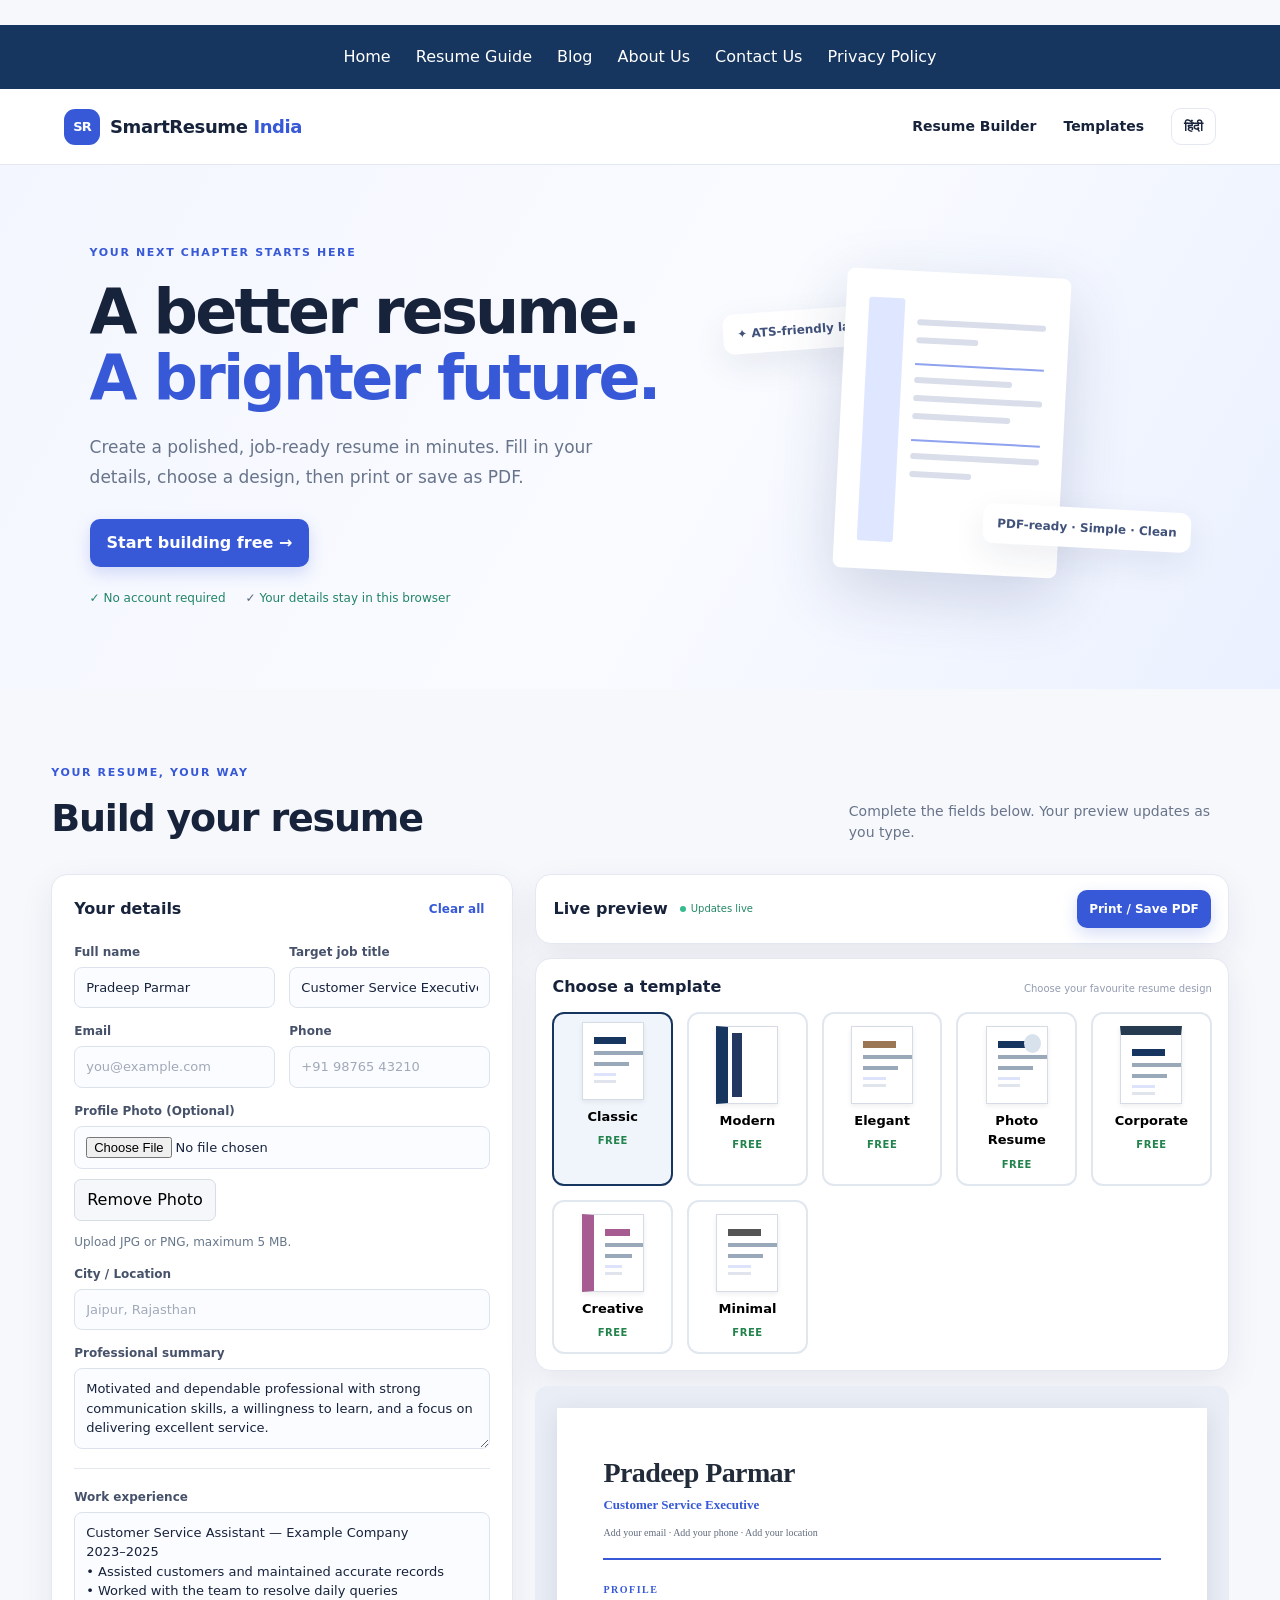
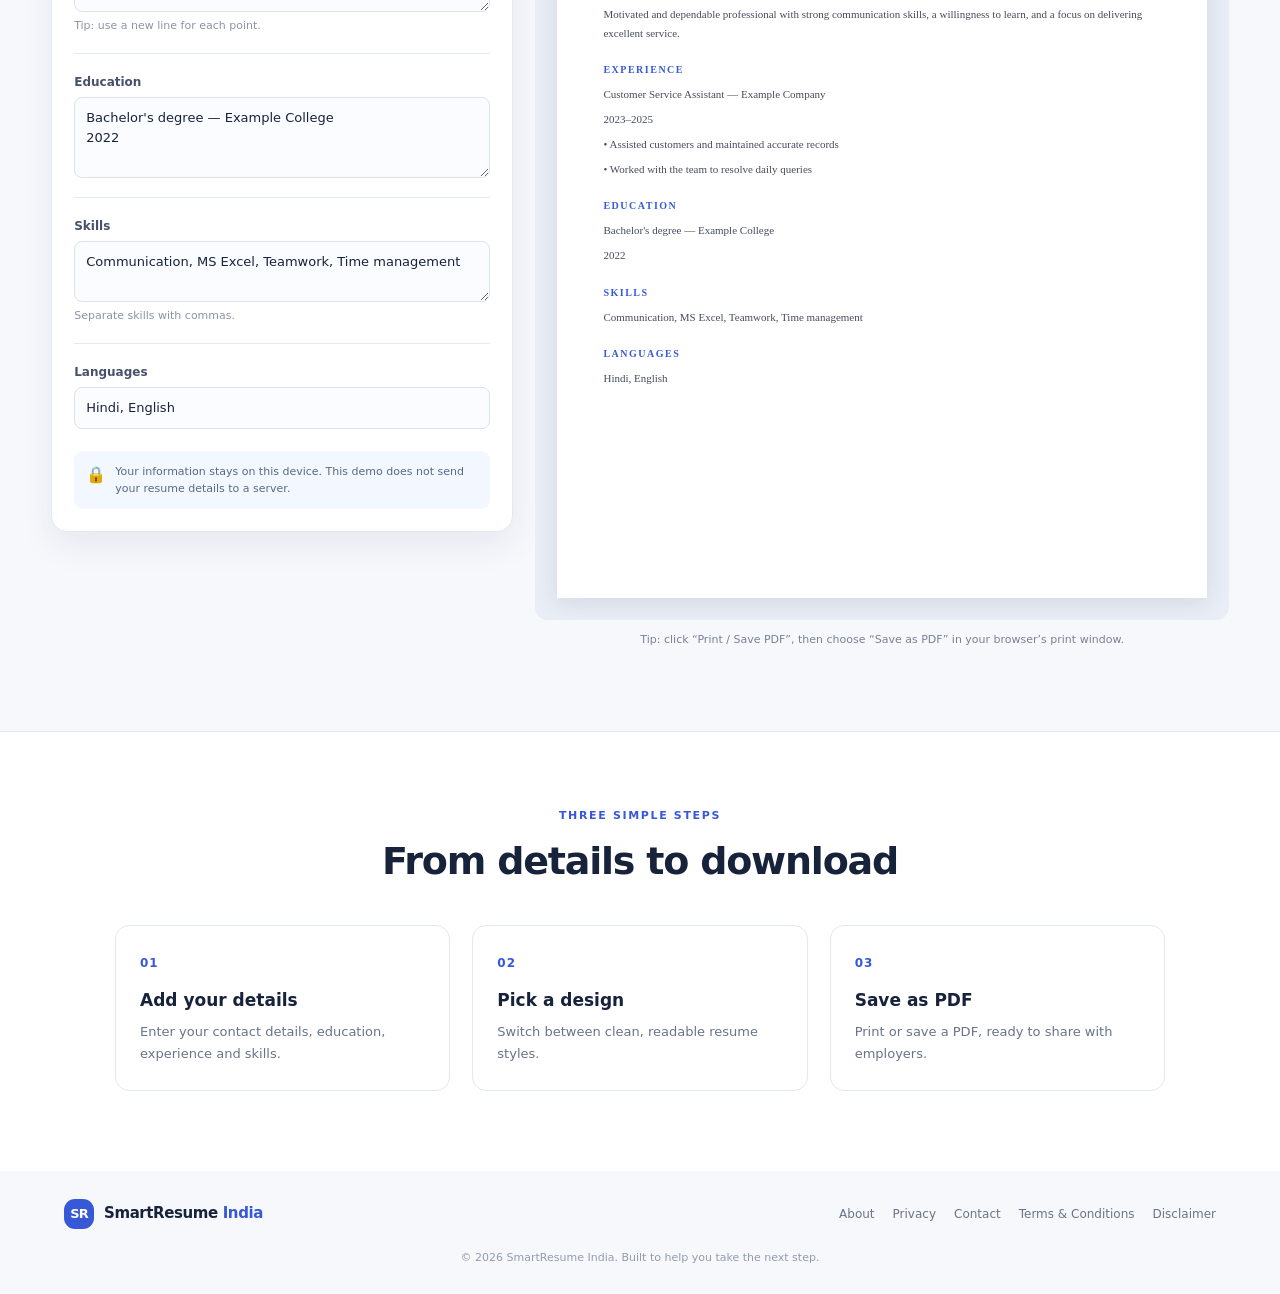
<file: index.html>
<!DOCTYPE html>
<html lang="en">
<head>
  <meta charset="UTF-8">
  <meta name="viewport" content="width=device-width, initial-scale=1.0">
  <meta name="description" content="Create a professional resume for free with SmartResume India. Build, preview, and print your CV in Hindi or English.">
  <title>SmartResume India — Free Resume Maker</title>
  <link rel="stylesheet" href="style.css">
</head>

<body>

<nav style="background:#17365f;padding:20px;text-align:center;margin-top:25px;">
  <a href="./" style="color:white;margin:10px;">Home</a>
  <a href="resume-guide.html" style="color:white;margin:10px;">Resume Guide</a>
  <a href="blog.html" style="color:white;margin:10px;">Blog</a> 
  <a href="about.html" style="color:white;margin:10px;">About Us</a>
  <a href="contact.html" style="color:white;margin:10px;">Contact Us</a>
  <a href="privacy.html" style="color:white;margin:10px;">Privacy Policy</a>
</nav>
  
  <header class="site-header">
    <a class="brand" href="#" aria-label="SmartResume India home">
      <span class="brand-mark">SR</span>
      <span>SmartResume <em>India</em></span>
    </a>
    <nav>
      <a href="#builder" data-i18n="navBuilder">Resume Builder</a>
      <a href="#templates" data-i18n="navTemplates">Templates</a>
      <button id="languageToggle" class="btn btn-outline btn-small" type="button">हिंदी</button>
    </nav>
  </header>

  <main>
    <section class="hero">
      <div class="hero-copy">
        <span class="eyebrow" data-i18n="heroEyebrow">YOUR NEXT CHAPTER STARTS HERE</span>
        <h1 data-i18n="heroTitle">A better resume.<br><span>A brighter future.</span></h1>
        <p data-i18n="heroText">Create a polished, job-ready resume in minutes. Fill in your details, choose a design, then print or save as PDF.</p>
        <a class="btn btn-primary" href="#builder" data-i18n="startBuilding">Start building free →</a>
        <div class="trust-row"><span>✓ <span data-i18n="noSignup">No account required</span></span><span>✓ <span data-i18n="private">Your details stay in this browser</span></span></div>
      </div>
      <div class="hero-preview" aria-hidden="true">
        <div class="floating-card">✦ ATS-friendly layouts</div>
        <div class="mini-resume">
          <div class="mini-sidebar"></div>
          <div class="mini-content"><div class="mini-line long"></div><div class="mini-line short"></div><div class="mini-rule"></div><div class="mini-line medium"></div><div class="mini-line long"></div><div class="mini-line medium"></div><div class="mini-rule"></div><div class="mini-line long"></div><div class="mini-line short"></div></div>
        </div>
        <div class="floating-card bottom-card">PDF-ready · Simple · Clean</div>
      </div>
    </section>

    <section class="builder-section" id="builder">
      <div class="section-heading">
        <div><span class="eyebrow" data-i18n="stepEyebrow">YOUR RESUME, YOUR WAY</span><h2 data-i18n="builderTitle">Build your resume</h2></div>
        <p data-i18n="builderSub">Complete the fields below. Your preview updates as you type.</p>
      </div>
      <div class="workspace">
        <aside class="editor panel">
          <div class="editor-top"><h3 data-i18n="yourDetails">Your details</h3><button id="resetBtn" class="text-button" type="button" data-i18n="clearAll">Clear all</button></div>
          <form id="resumeForm">
            <div class="field-grid">
              <label><span data-i18n="fullName">Full name</span><input id="fullName" name="fullName" value="Pradeep Parmar" placeholder="e.g. Priya Sharma"></label>
              <label><span data-i18n="jobTitle">Target job title</span><input id="jobTitle" name="jobTitle" value="Customer Service Executive" placeholder="e.g. Accountant"></label>
              <label><span data-i18n="email">Email</span><input id="email" name="email" type="email" placeholder="you@example.com"></label>
              <label><span data-i18n="phone">Phone</span><input id="phone" name="phone" type="tel" placeholder="+91 98765 43210"></label>
             <label class="full-field">
  <span>Profile Photo (Optional)</span>
  <div class="photo-upload-row">
    <input type="file" id="profilePhoto" accept="image/*">
    <button type="button" id="removePhotoBtn">Remove Photo</button>
  </div>
  <small class="photo-help">Upload JPG or PNG, maximum 5 MB.</small>
</label>
              <label class="full-field"><span data-i18n="location">City / Location</span><input id="location" name="location" placeholder="Jaipur, Rajasthan"></label>
              <label class="full-field"><span data-i18n="summary">Professional summary</span><textarea id="summary" name="summary" rows="3" placeholder="Write 2–3 lines about your strengths and goals.">Motivated and dependable professional with strong communication skills, a willingness to learn, and a focus on delivering excellent service.</textarea></label>
            </div>
            <div class="form-divider"></div>
            <label class="stacked"><span data-i18n="experience">Work experience</span><textarea id="experience" name="experience" rows="4" placeholder="Job title — Company&#10;2023–2025&#10;• Helped customers and maintained records">Customer Service Assistant — Example Company
2023–2025
• Assisted customers and maintained accurate records
• Worked with the team to resolve daily queries</textarea><small data-i18n="lineTip">Tip: use a new line for each point.</small></label>
            <div class="form-divider"></div>
            <label class="stacked"><span data-i18n="education">Education</span><textarea id="education" name="education" rows="3" placeholder="Degree / Class — Institute&#10;Year">Bachelor's degree — Example College
2022</textarea></label>
            <div class="form-divider"></div>
            <label class="stacked"><span data-i18n="skills">Skills</span><textarea id="skills" name="skills" rows="2" placeholder="Communication, MS Excel, teamwork">Communication, MS Excel, Teamwork, Time management</textarea><small data-i18n="skillsTip">Separate skills with commas.</small></label>
            <div class="form-divider"></div>
            <label class="stacked"><span data-i18n="languages">Languages</span><input id="languages" name="languages" value="Hindi, English" placeholder="Hindi, English"></label>
          </form>
          <div class="privacy-note"><span>🔒</span><p data-i18n="privacyNote">Your information stays on this device. This demo does not send your resume details to a server.</p></div>
        </aside>

        <section class="preview-column">
          <div class="preview-toolbar panel">
            <div><h3 data-i18n="livePreview">Live preview</h3><span class="live-status"><i></i><span data-i18n="updatesLive">Updates live</span></span></div>
            <div class="toolbar-actions">
  <button id="printBtn" class="btn btn-primary" type="button" 
    ⬇ <span data-i18n="downloadPdf">Print / Save PDF</span>
  </button>
</div>
          </div>
          <div class="template-picker panel" id="templates">
            <div class="picker-heading"><h3 data-i18n="chooseTemplate">Choose a template</h3><span data-i18n="premiumNote">Premium designs are preview demos</span></div>
           
<div class="template-options">

  <button type="button" class="template-option active" data-template="classic">
    <span class="template-thumb thumb-classic"><b></b><i></i><i></i><i></i></span>
    <strong>Classic</strong>
    <small>FREE</small>
  </button>

  <button type="button" class="template-option" data-template="modern">
    <span class="template-thumb thumb-modern"><b></b><i></i><i></i><i></i></span>
    <strong>Modern</strong>
    <small>FREE</small>
  </button>

  <button type="button" class="template-option" data-template="elegant">
    <span class="template-thumb thumb-elegant"><b></b><i></i><i></i><i></i></span>
    <strong>Elegant</strong>
    <small>FREE</small>
  </button>

  <button type="button" class="template-option" data-template="photo">
    <span class="template-thumb thumb-photo"><b></b><i></i><i></i><i></i></span>
    <strong>Photo Resume</strong>
    <small>FREE</small>
  </button>

  <button type="button" class="template-option" data-template="corporate">
    <span class="template-thumb thumb-corporate"><b></b><i></i><i></i><i></i></span>
    <strong>Corporate</strong>
    <small>FREE</small>
  </button>

  <button type="button" class="template-option" data-template="creative">
    <span class="template-thumb thumb-creative"><b></b><i></i><i></i><i></i></span>
    <strong>Creative</strong>
    <small>FREE</small>
  </button>

  <button type="button" class="template-option" data-template="minimal">
    <span class="template-thumb thumb-minimal"><b></b><i></i><i></i><i></i></span>
    <strong>Minimal</strong>
    <small>FREE</small>
  </button>

</div>

          </div>
          <div class="paper-wrap">
            <article id="resumePreview" class="resume-paper template-classic" aria-label="Resume preview">
              <header class="resume-header">
                <div class="photo-frame" id="photoFrame" hidden>
  <img id="previewPhoto" alt="Profile photo">
</div>
                <h1 id="previewName">Pradeep Parmar</h1><h2 id="previewJob">Customer Service Executive</h2>
                <p class="contact-line" id="previewContact">Add your email · Add your phone · Add your location</p>
              </header>
              <section class="resume-block" id="summaryBlock"><h3 data-i18n="summaryHeading">PROFILE</h3><p id="previewSummary"></p></section>
              <section class="resume-block" id="experienceBlock"><h3 data-i18n="experienceHeading">EXPERIENCE</h3><div id="previewExperience"></div></section>
              <section class="resume-block" id="educationBlock"><h3 data-i18n="educationHeading">EDUCATION</h3><div id="previewEducation"></div></section>
              <section class="resume-block" id="skillsBlock"><h3 data-i18n="skillsHeading">SKILLS</h3><p id="previewSkills"></p></section>
              <section class="resume-block" id="languagesBlock"><h3 data-i18n="languagesHeading">LANGUAGES</h3><p id="previewLanguages"></p></section>
            </article>
          </div>
          <p class="preview-help" data-i18n="printHelp">Tip: click “Print / Save PDF”, then choose “Save as PDF” in your browser’s print window.</p>
        </section>
      </div>
    </section>

    <section class="how-section">
      <span class="eyebrow" data-i18n="simpleSteps">THREE SIMPLE STEPS</span><h2 data-i18n="howTitle">From details to download</h2>
      <div class="steps-grid">
        <article><span>01</span><h3 data-i18n="stepOne">Add your details</h3><p data-i18n="stepOneText">Enter your contact details, education, experience and skills.</p></article>
        <article><span>02</span><h3 data-i18n="stepTwo">Pick a design</h3><p data-i18n="stepTwoText">Switch between clean, readable resume styles.</p></article>
        <article><span>03</span><h3 data-i18n="stepThree">Save as PDF</h3><p data-i18n="stepThreeText">Print or save a PDF, ready to share with employers.</p></article>
      </div>
    </section>
  </main>

 
<footer class="site-footer">
  <a class="brand" href="index.html">
    <span class="brand-mark">SR</span>
    <span>SmartResume <em>India</em></span>
  </a>

  <div class="footer-links">
    <a href="about.html" data-i18n="about">About</a>
    <a href="privacy.html" data-i18n="privacy">Privacy</a>
    <a href="contact.html" data-i18n="contact">Contact</a>
    <a href="terms.html">Terms & Conditions</a>
    <a href="disclaimer.html">Disclaimer</a>
  </div>

  <p>
    © <span id="year"></span> SmartResume India.
    <span data-i18n="footerNote">Built to help you take the next step.</span>
  </p>
</footer>

<script src="script.js"></script>
</body>
</html>
</file>
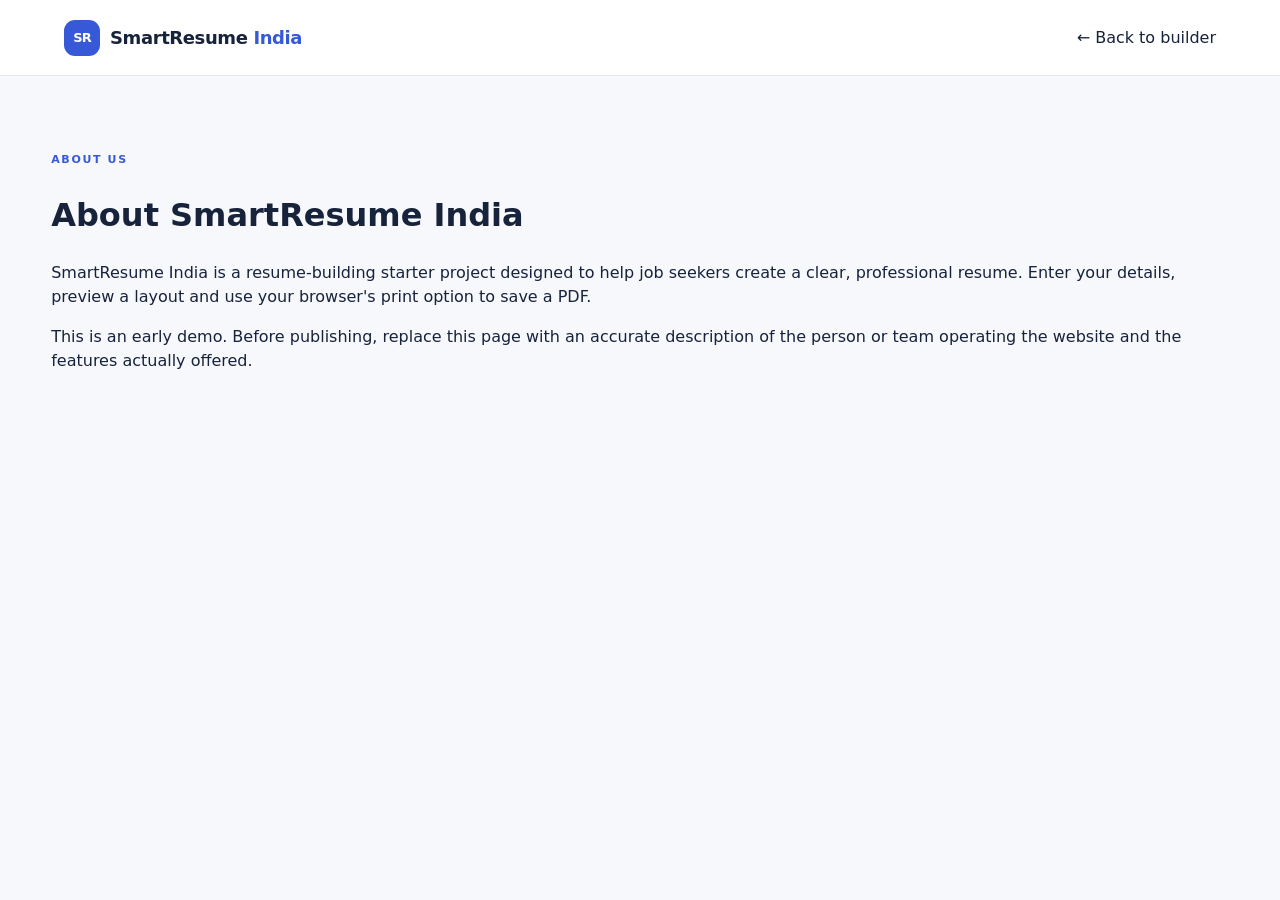
<file: about.html>
<!DOCTYPE html>
<html lang="en"><head><meta charset="UTF-8"><meta name="viewport" content="width=device-width,initial-scale=1"><title>About — SmartResume India</title><link rel="stylesheet" href="style.css"></head>
<body><header class="site-header"><a class="brand" href="index.html"><span class="brand-mark">SR</span><span>SmartResume <em>India</em></span></a><a href="index.html">← Back to builder</a></header><main class="builder-section"><span class="eyebrow">ABOUT US</span><h1>About SmartResume India</h1><p>SmartResume India is a resume-building starter project designed to help job seekers create a clear, professional resume. Enter your details, preview a layout and use your browser's print option to save a PDF.</p><p>This is an early demo. Before publishing, replace this page with an accurate description of the person or team operating the website and the features actually offered.</p></main></body></html>
</file>
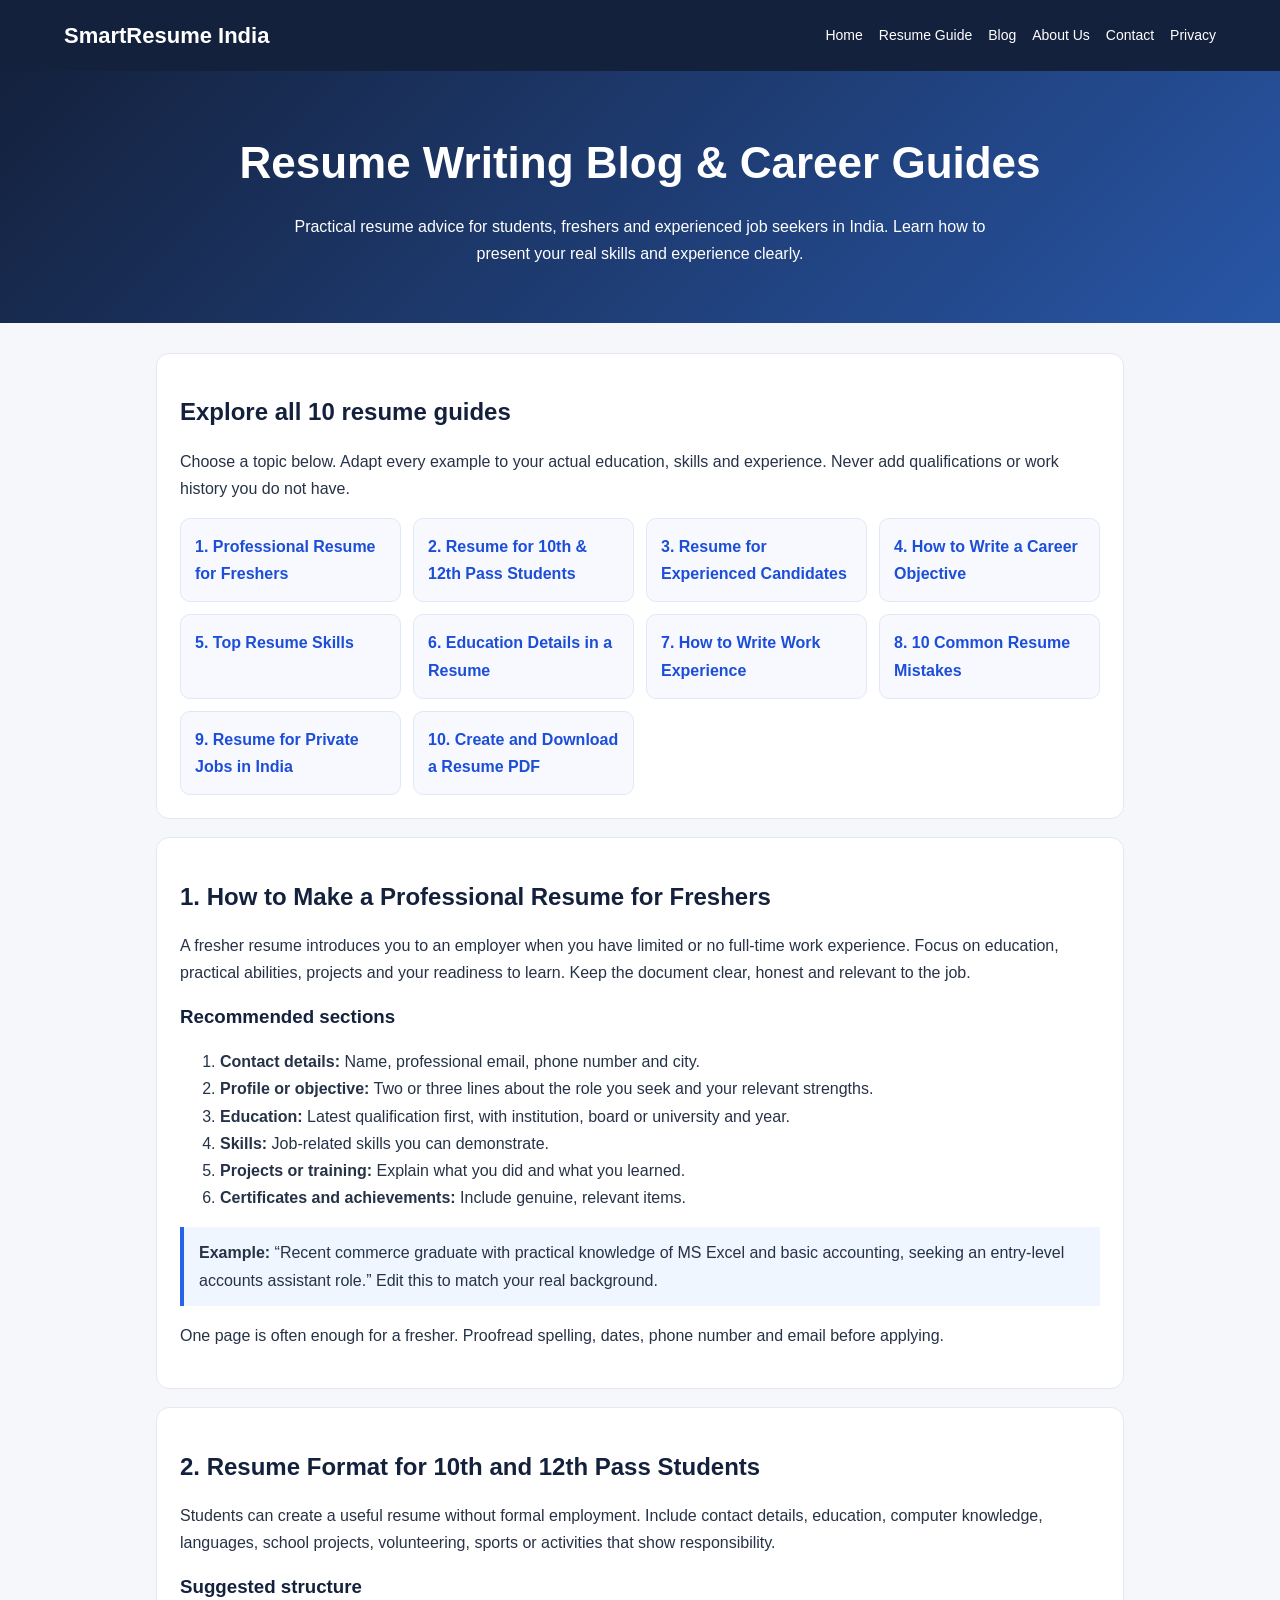
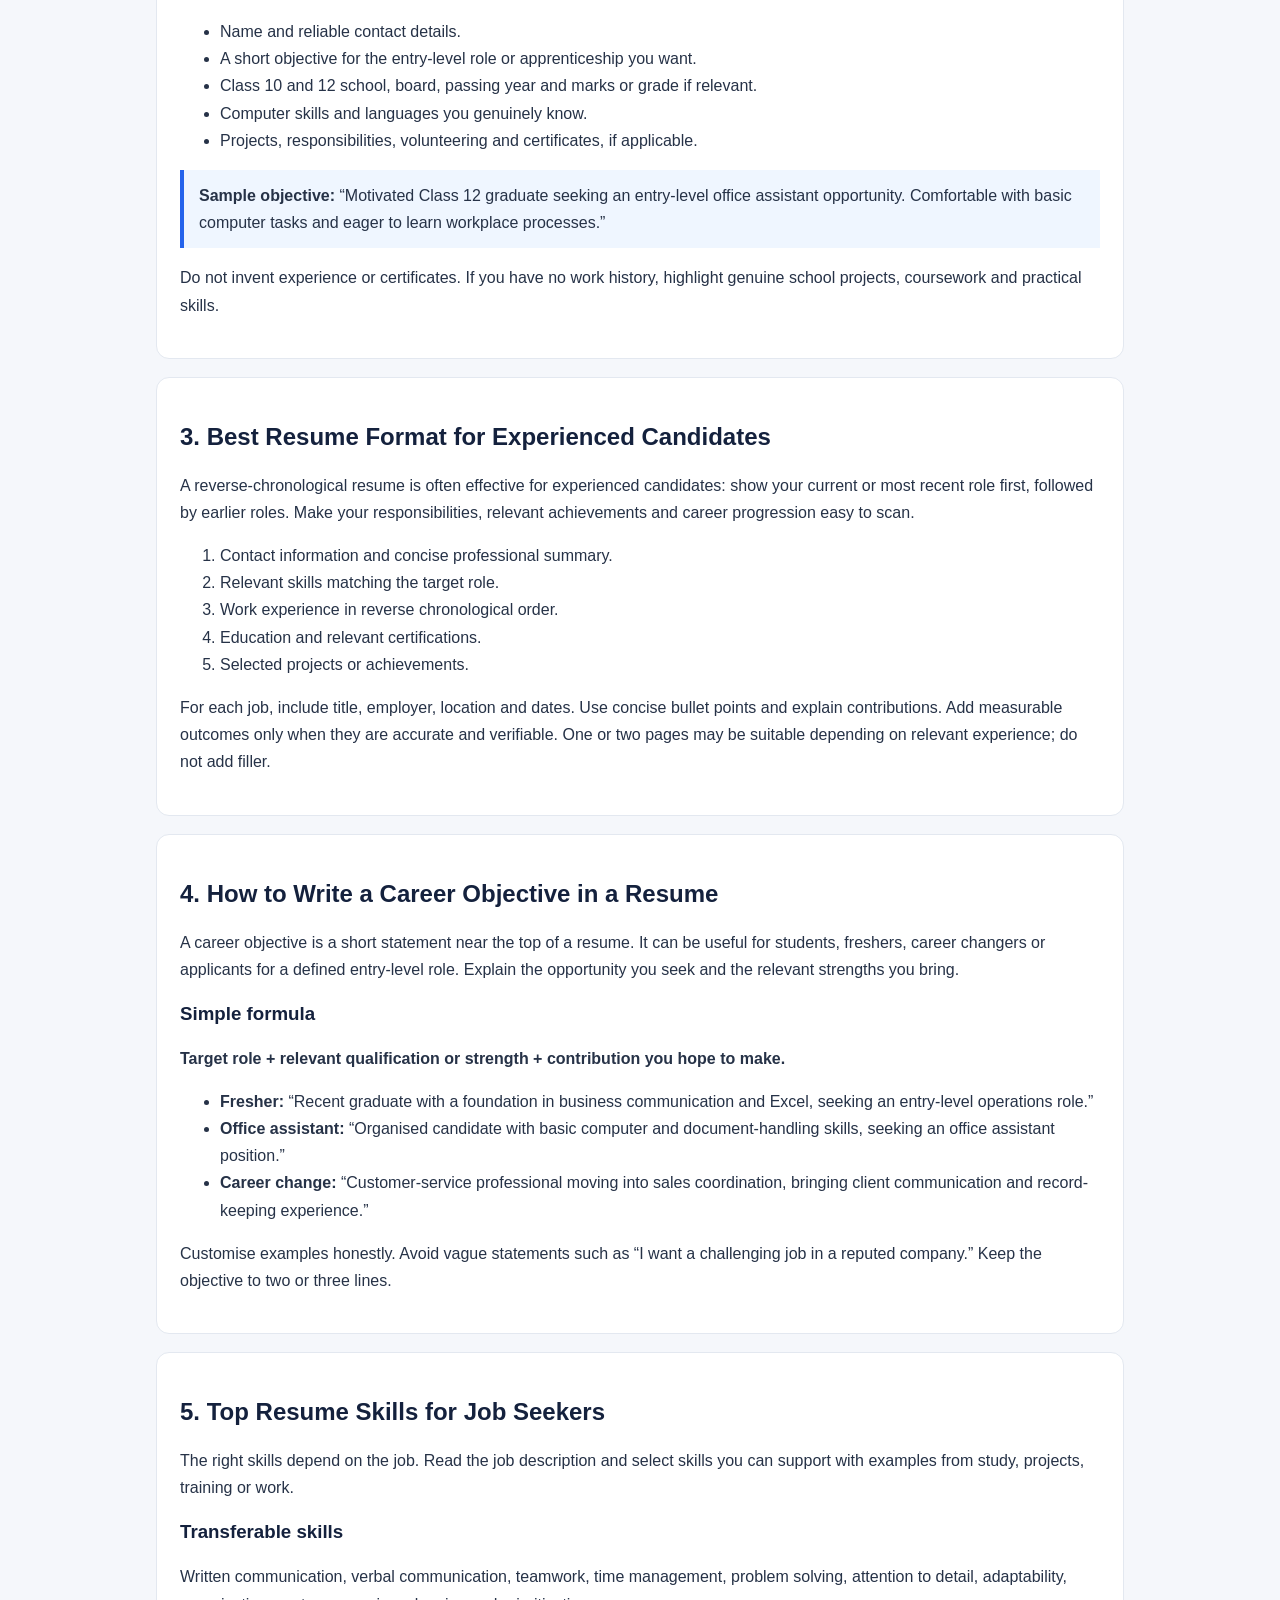
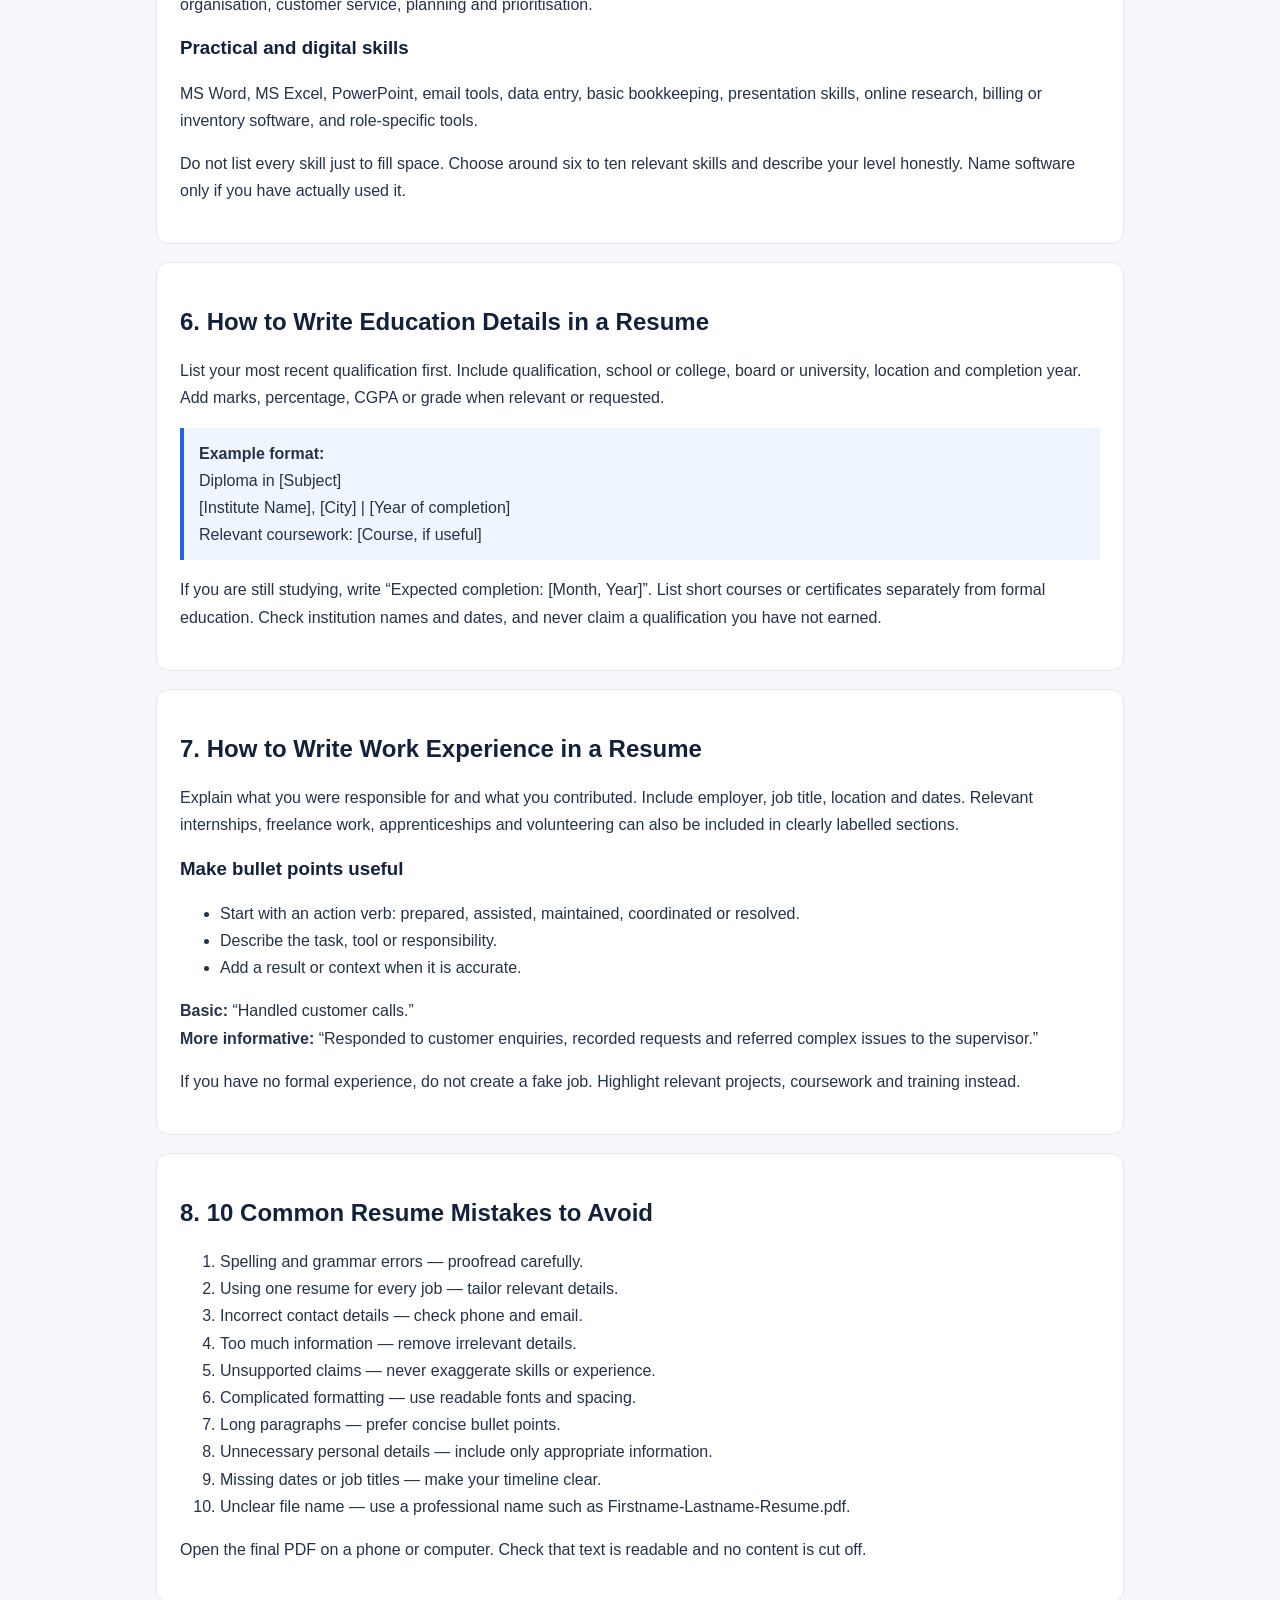
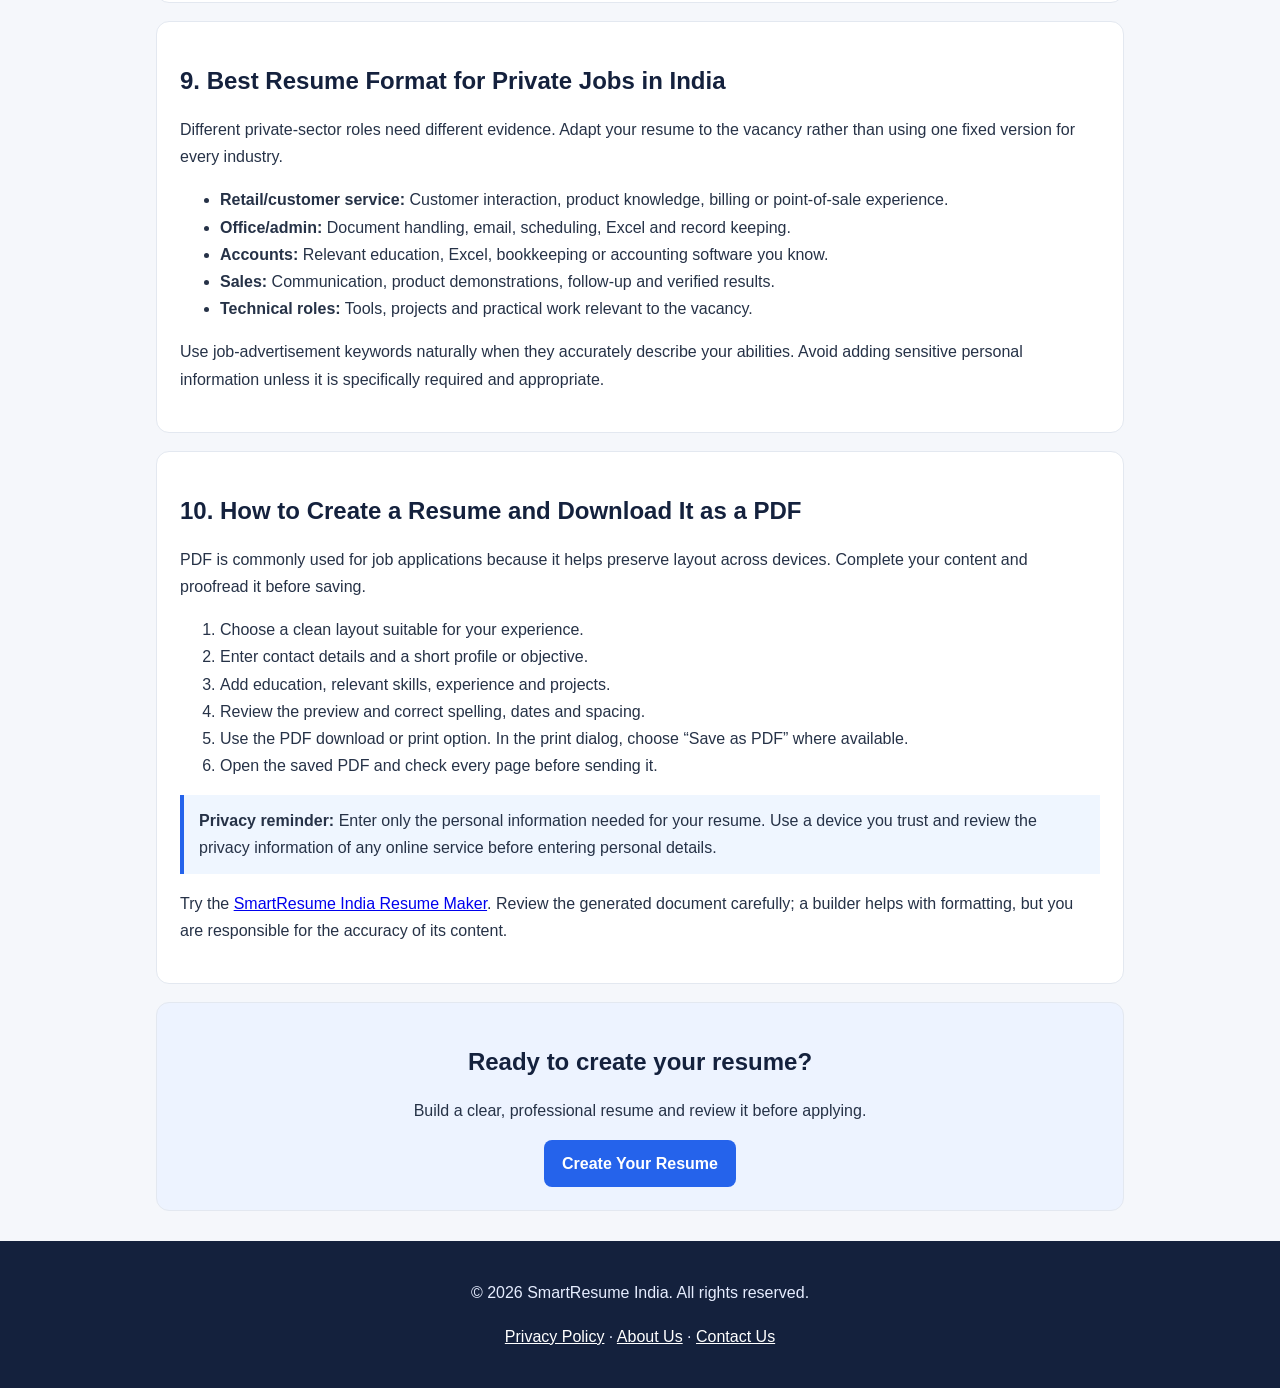
<file: blog.html>
<!DOCTYPE html>
<html lang="en">
<head>
<meta charset="UTF-8">
<meta name="viewport" content="width=device-width, initial-scale=1">
<meta name="description" content="Practical resume writing guides for freshers and job seekers in India. Learn resume formats, career objectives, skills and PDF tips.">
<title>Resume Writing Blog | SmartResume India</title>
<style>
*{box-sizing:border-box}body{margin:0;font-family:Arial,sans-serif;line-height:1.7;color:#263247;background:#f5f7fb}header{background:#14213d;padding:17px 5%;display:flex;justify-content:space-between;align-items:center;flex-wrap:wrap;gap:12px}header a{color:white;text-decoration:none}.brand{font-size:22px;font-weight:bold}nav{display:flex;gap:16px;flex-wrap:wrap}nav a{font-size:14px}.hero{background:linear-gradient(135deg,#14213d,#2856a6);color:white;text-align:center;padding:55px 18px}.hero h1{font-size:clamp(30px,5vw,44px);margin:0 0 12px}.hero p{max-width:720px;margin:auto}.wrap{max-width:1000px;margin:30px auto;padding:0 16px}.panel,.article,.cta{background:white;border:1px solid #e3e8f0;border-radius:13px;padding:23px;margin-bottom:18px}.grid{display:grid;grid-template-columns:repeat(auto-fit,minmax(220px,1fr));gap:12px}.card{background:#f7f9ff;border:1px solid #e1e8f5;border-radius:10px;padding:14px}.card a{color:#1d4ed8;text-decoration:none;font-weight:bold}.card a:hover{text-decoration:underline}h2,h3{color:#14213d;line-height:1.3}.article{scroll-margin-top:15px}.tip{background:#eff6ff;border-left:4px solid #2563eb;padding:12px 15px;margin:14px 0}.cta{text-align:center;background:#edf3ff}.btn{display:inline-block;background:#2563eb;color:white;text-decoration:none;padding:10px 18px;border-radius:8px;font-weight:bold}footer{text-align:center;background:#14213d;color:#e6edff;padding:22px}footer a{color:white}@media(max-width:600px){header{justify-content:center}nav{justify-content:center}.panel,.article{padding:17px}}
</style>
</head>
<body>
<header><a class="brand" href="index.html">SmartResume India</a><nav><a href="index.html">Home</a><a href="resume-guide.html">Resume Guide</a><a href="blog.html">Blog</a><a href="about.html">About Us</a><a href="contact.html">Contact</a><a href="privacy.html">Privacy</a></nav></header>
<section class="hero"><h1>Resume Writing Blog & Career Guides</h1><p>Practical resume advice for students, freshers and experienced job seekers in India. Learn how to present your real skills and experience clearly.</p></section>
<main class="wrap">
<section class="panel"><h2>Explore all 10 resume guides</h2><p>Choose a topic below. Adapt every example to your actual education, skills and experience. Never add qualifications or work history you do not have.</p><div class="grid">
<div class="card"><a href="#freshers">1. Professional Resume for Freshers</a></div><div class="card"><a href="#students">2. Resume for 10th & 12th Pass Students</a></div><div class="card"><a href="#experienced">3. Resume for Experienced Candidates</a></div><div class="card"><a href="#objective">4. How to Write a Career Objective</a></div><div class="card"><a href="#skills">5. Top Resume Skills</a></div><div class="card"><a href="#education">6. Education Details in a Resume</a></div><div class="card"><a href="#experience">7. How to Write Work Experience</a></div><div class="card"><a href="#mistakes">8. 10 Common Resume Mistakes</a></div><div class="card"><a href="#private">9. Resume for Private Jobs in India</a></div><div class="card"><a href="#pdf">10. Create and Download a Resume PDF</a></div>
</div></section>

<article class="article" id="freshers"><h2>1. How to Make a Professional Resume for Freshers</h2>
<p>A fresher resume introduces you to an employer when you have limited or no full-time work experience. Focus on education, practical abilities, projects and your readiness to learn. Keep the document clear, honest and relevant to the job.</p>
<h3>Recommended sections</h3><ol><li><b>Contact details:</b> Name, professional email, phone number and city.</li><li><b>Profile or objective:</b> Two or three lines about the role you seek and your relevant strengths.</li><li><b>Education:</b> Latest qualification first, with institution, board or university and year.</li><li><b>Skills:</b> Job-related skills you can demonstrate.</li><li><b>Projects or training:</b> Explain what you did and what you learned.</li><li><b>Certificates and achievements:</b> Include genuine, relevant items.</li></ol>
<div class="tip"><b>Example:</b> “Recent commerce graduate with practical knowledge of MS Excel and basic accounting, seeking an entry-level accounts assistant role.” Edit this to match your real background.</div>
<p>One page is often enough for a fresher. Proofread spelling, dates, phone number and email before applying.</article>

<article class="article" id="students"><h2>2. Resume Format for 10th and 12th Pass Students</h2>
<p>Students can create a useful resume without formal employment. Include contact details, education, computer knowledge, languages, school projects, volunteering, sports or activities that show responsibility.</p>
<h3>Suggested structure</h3><ul><li>Name and reliable contact details.</li><li>A short objective for the entry-level role or apprenticeship you want.</li><li>Class 10 and 12 school, board, passing year and marks or grade if relevant.</li><li>Computer skills and languages you genuinely know.</li><li>Projects, responsibilities, volunteering and certificates, if applicable.</li></ul>
<div class="tip"><b>Sample objective:</b> “Motivated Class 12 graduate seeking an entry-level office assistant opportunity. Comfortable with basic computer tasks and eager to learn workplace processes.”</div>
<p>Do not invent experience or certificates. If you have no work history, highlight genuine school projects, coursework and practical skills.</article>

<article class="article" id="experienced"><h2>3. Best Resume Format for Experienced Candidates</h2>
<p>A reverse-chronological resume is often effective for experienced candidates: show your current or most recent role first, followed by earlier roles. Make your responsibilities, relevant achievements and career progression easy to scan.</p>
<ol><li>Contact information and concise professional summary.</li><li>Relevant skills matching the target role.</li><li>Work experience in reverse chronological order.</li><li>Education and relevant certifications.</li><li>Selected projects or achievements.</li></ol>
<p>For each job, include title, employer, location and dates. Use concise bullet points and explain contributions. Add measurable outcomes only when they are accurate and verifiable. One or two pages may be suitable depending on relevant experience; do not add filler.</p></article>

<article class="article" id="objective"><h2>4. How to Write a Career Objective in a Resume</h2>
<p>A career objective is a short statement near the top of a resume. It can be useful for students, freshers, career changers or applicants for a defined entry-level role. Explain the opportunity you seek and the relevant strengths you bring.</p>
<h3>Simple formula</h3><p><b>Target role + relevant qualification or strength + contribution you hope to make.</b></p>
<ul><li><b>Fresher:</b> “Recent graduate with a foundation in business communication and Excel, seeking an entry-level operations role.”</li><li><b>Office assistant:</b> “Organised candidate with basic computer and document-handling skills, seeking an office assistant position.”</li><li><b>Career change:</b> “Customer-service professional moving into sales coordination, bringing client communication and record-keeping experience.”</li></ul>
<p>Customise examples honestly. Avoid vague statements such as “I want a challenging job in a reputed company.” Keep the objective to two or three lines.</p></article>

<article class="article" id="skills"><h2>5. Top Resume Skills for Job Seekers</h2>
<p>The right skills depend on the job. Read the job description and select skills you can support with examples from study, projects, training or work.</p>
<h3>Transferable skills</h3><p>Written communication, verbal communication, teamwork, time management, problem solving, attention to detail, adaptability, organisation, customer service, planning and prioritisation.</p>
<h3>Practical and digital skills</h3><p>MS Word, MS Excel, PowerPoint, email tools, data entry, basic bookkeeping, presentation skills, online research, billing or inventory software, and role-specific tools.</p>
<p>Do not list every skill just to fill space. Choose around six to ten relevant skills and describe your level honestly. Name software only if you have actually used it.</p></article>

<article class="article" id="education"><h2>6. How to Write Education Details in a Resume</h2>
<p>List your most recent qualification first. Include qualification, school or college, board or university, location and completion year. Add marks, percentage, CGPA or grade when relevant or requested.</p>
<div class="tip"><b>Example format:</b><br>Diploma in [Subject]<br>[Institute Name], [City] | [Year of completion]<br>Relevant coursework: [Course, if useful]</div>
<p>If you are still studying, write “Expected completion: [Month, Year]”. List short courses or certificates separately from formal education. Check institution names and dates, and never claim a qualification you have not earned.</p></article>

<article class="article" id="experience"><h2>7. How to Write Work Experience in a Resume</h2>
<p>Explain what you were responsible for and what you contributed. Include employer, job title, location and dates. Relevant internships, freelance work, apprenticeships and volunteering can also be included in clearly labelled sections.</p>
<h3>Make bullet points useful</h3><ul><li>Start with an action verb: prepared, assisted, maintained, coordinated or resolved.</li><li>Describe the task, tool or responsibility.</li><li>Add a result or context when it is accurate.</li></ul>
<p><b>Basic:</b> “Handled customer calls.”<br><b>More informative:</b> “Responded to customer enquiries, recorded requests and referred complex issues to the supervisor.”</p>
<p>If you have no formal experience, do not create a fake job. Highlight relevant projects, coursework and training instead.</p></article>

<article class="article" id="mistakes"><h2>8. 10 Common Resume Mistakes to Avoid</h2>
<ol><li>Spelling and grammar errors — proofread carefully.</li><li>Using one resume for every job — tailor relevant details.</li><li>Incorrect contact details — check phone and email.</li><li>Too much information — remove irrelevant details.</li><li>Unsupported claims — never exaggerate skills or experience.</li><li>Complicated formatting — use readable fonts and spacing.</li><li>Long paragraphs — prefer concise bullet points.</li><li>Unnecessary personal details — include only appropriate information.</li><li>Missing dates or job titles — make your timeline clear.</li><li>Unclear file name — use a professional name such as Firstname-Lastname-Resume.pdf.</li></ol>
<p>Open the final PDF on a phone or computer. Check that text is readable and no content is cut off.</p></article>

<article class="article" id="private"><h2>9. Best Resume Format for Private Jobs in India</h2>
<p>Different private-sector roles need different evidence. Adapt your resume to the vacancy rather than using one fixed version for every industry.</p>
<ul><li><b>Retail/customer service:</b> Customer interaction, product knowledge, billing or point-of-sale experience.</li><li><b>Office/admin:</b> Document handling, email, scheduling, Excel and record keeping.</li><li><b>Accounts:</b> Relevant education, Excel, bookkeeping or accounting software you know.</li><li><b>Sales:</b> Communication, product demonstrations, follow-up and verified results.</li><li><b>Technical roles:</b> Tools, projects and practical work relevant to the vacancy.</li></ul>
<p>Use job-advertisement keywords naturally when they accurately describe your abilities. Avoid adding sensitive personal information unless it is specifically required and appropriate.</p></article>

<article class="article" id="pdf"><h2>10. How to Create a Resume and Download It as a PDF</h2>
<p>PDF is commonly used for job applications because it helps preserve layout across devices. Complete your content and proofread it before saving.</p>
<ol><li>Choose a clean layout suitable for your experience.</li><li>Enter contact details and a short profile or objective.</li><li>Add education, relevant skills, experience and projects.</li><li>Review the preview and correct spelling, dates and spacing.</li><li>Use the PDF download or print option. In the print dialog, choose “Save as PDF” where available.</li><li>Open the saved PDF and check every page before sending it.</li></ol>
<div class="tip"><b>Privacy reminder:</b> Enter only the personal information needed for your resume. Use a device you trust and review the privacy information of any online service before entering personal details.</div>
<p>Try the <a href="index.html">SmartResume India Resume Maker</a>. Review the generated document carefully; a builder helps with formatting, but you are responsible for the accuracy of its content.</p></article>

<section class="cta"><h2>Ready to create your resume?</h2><p>Build a clear, professional resume and review it before applying.</p><a class="btn" href="index.html">Create Your Resume</a></section>
</main>
<footer><p>© 2026 SmartResume India. All rights reserved.</p><p><a href="privacy.html">Privacy Policy</a> · <a href="about.html">About Us</a> · <a href="contact.html">Contact Us</a></p></footer>
</body></html>
</file>
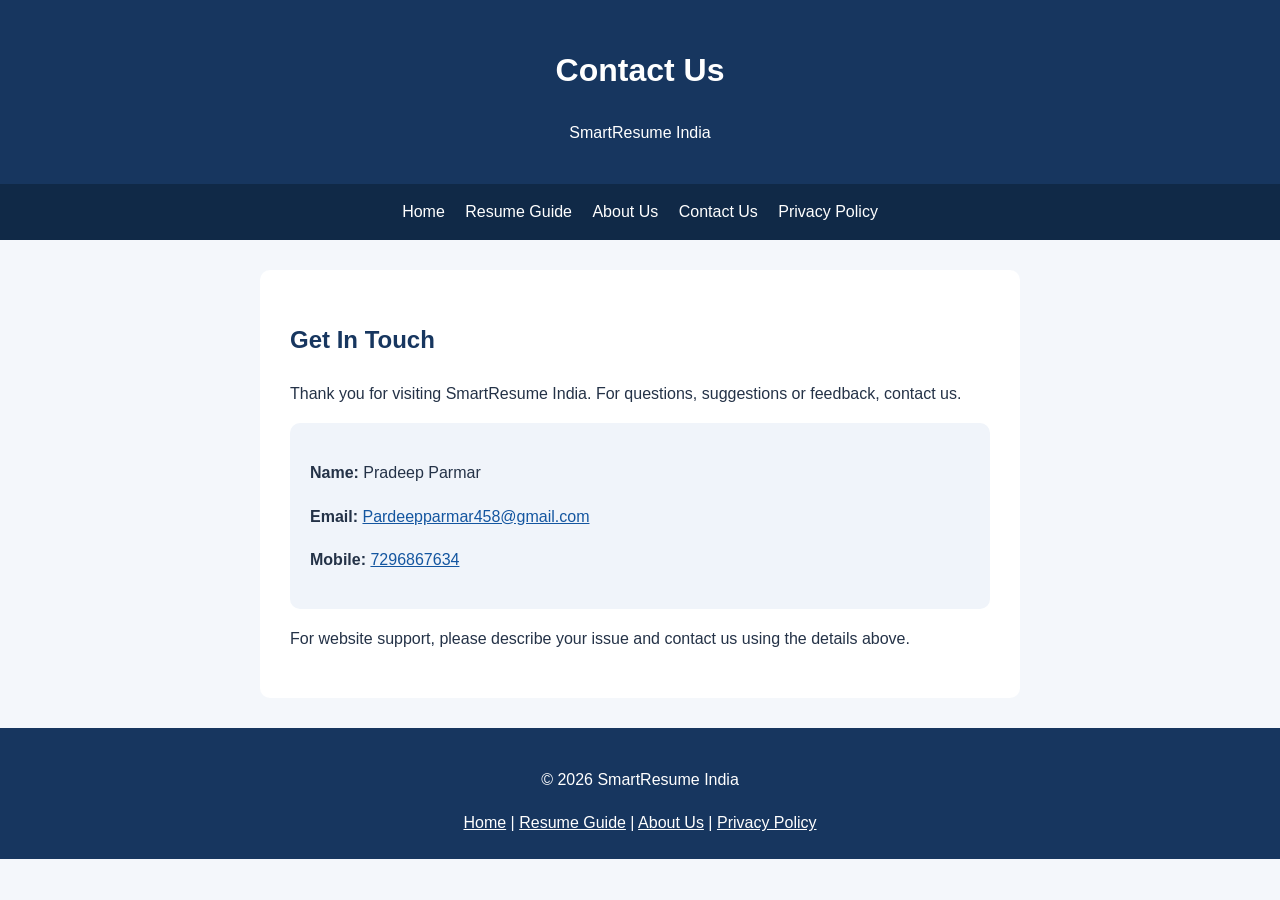
<file: contact.html>
<!DOCTYPE html>
<html lang="en">
<head>
<meta charset="UTF-8">
<meta name="viewport" content="width=device-width, initial-scale=1.0">
<title>Contact Us - SmartResume India</title>
<meta name="description" content="Contact SmartResume India for help, questions and feedback.">
<style>
body{font-family:Arial,sans-serif;margin:0;background:#f4f7fb;color:#243247;line-height:1.7}
header,footer{background:#17365f;color:white;text-align:center;padding:22px}
nav{background:#102947;text-align:center;padding:14px}
nav a{color:white;margin:8px;text-decoration:none}
main{max-width:700px;margin:30px auto;background:white;padding:30px;border-radius:10px}
h2{color:#17365f}
.contact{background:#f0f4fa;padding:20px;border-radius:10px}
a{color:#1456a0}
footer a{color:white}
</style>
</head>
<body>
<header>
<h1>Contact Us</h1>
<p>SmartResume India</p>
</header>
<nav>
<a href="./">Home</a>
<a href="resume-guide.html">Resume Guide</a>
<a href="about.html">About Us</a>
<a href="contact.html">Contact Us</a>
<a href="privacy.html">Privacy Policy</a>
</nav>
<main>
<h2>Get In Touch</h2>
<p>Thank you for visiting SmartResume India. For questions, suggestions or feedback, contact us.</p>
<div class="contact">
<p><b>Name:</b> Pradeep Parmar</p>
<p><b>Email:</b> <a href="mailto:Pardeepparmar458@gmail.com">Pardeepparmar458@gmail.com</a></p>
<p><b>Mobile:</b> <a href="tel:+917296867634">7296867634</a></p>
</div>
<p>For website support, please describe your issue and contact us using the details above.</p>
</main>
<footer>
<p>© 2026 SmartResume India</p>
<a href="./">Home</a> |
<a href="resume-guide.html">Resume Guide</a> |
<a href="about.html">About Us</a> |
<a href="privacy.html">Privacy Policy</a>
</footer>
</body>
</html>
</file>
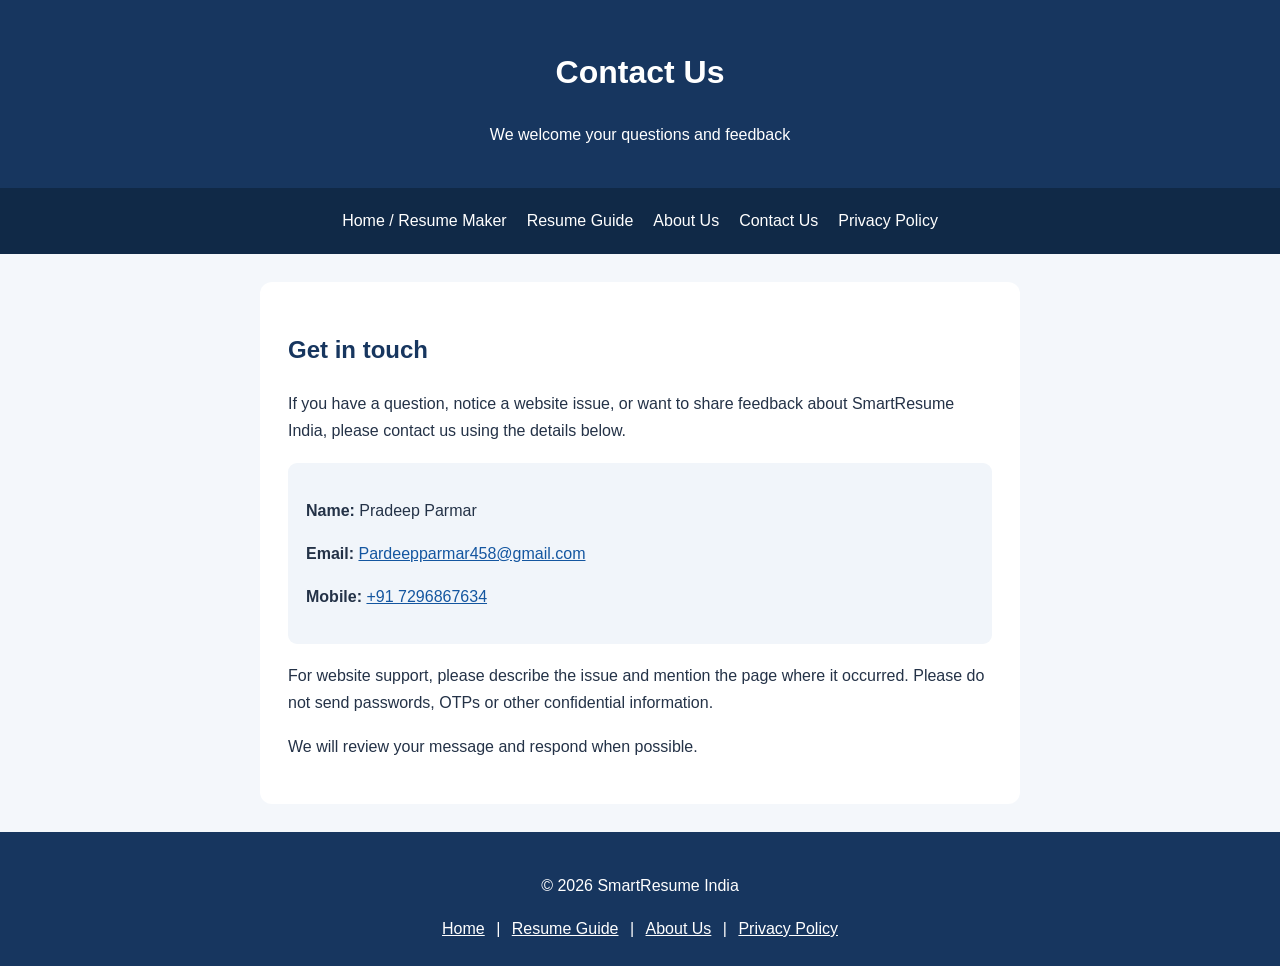
<file: contact[1].html>
<!DOCTYPE html>
<html lang="en">
<head>
<meta charset="UTF-8"><meta name="viewport" content="width=device-width, initial-scale=1.0">
<meta name="description" content="Contact SmartResume India for questions, feedback or website support.">
<title>Contact Us | SmartResume India</title>
<style>
*{box-sizing:border-box}body{margin:0;font:16px/1.7 Arial,sans-serif;color:#243247;background:#f4f7fb}
header,footer{background:#17365f;color:#fff;text-align:center;padding:24px 15px}
header h1{color:white}nav{background:#102947;text-align:center;padding:12px}nav a{color:#fff;margin:7px 10px;text-decoration:none;display:inline-block}
main{max-width:760px;margin:28px auto;padding:28px;background:#fff;border-radius:12px}h2{color:#17365f}
.contact{background:#f1f5fa;padding:18px;border-radius:9px;margin:18px 0}a{color:#1456a0}footer a{color:white;margin:7px}
</style></head>
<body>
<header><h1>Contact Us</h1><p>We welcome your questions and feedback</p></header>
<nav><a href="./">Home / Resume Maker</a><a href="resume-guide.html">Resume Guide</a><a href="about.html">About Us</a><a href="contact.html">Contact Us</a><a href="privacy.html">Privacy Policy</a></nav>
<main>
<h2>Get in touch</h2>
<p>If you have a question, notice a website issue, or want to share feedback about SmartResume India, please contact us using the details below.</p>
<div class="contact">
<p><strong>Name:</strong> Pradeep Parmar</p>
<p><strong>Email:</strong> <a href="mailto:Pardeepparmar458@gmail.com">Pardeepparmar458@gmail.com</a></p>
<p><strong>Mobile:</strong> <a href="tel:+917296867634">+91 7296867634</a></p>
</div>
<p>For website support, please describe the issue and mention the page where it occurred. Please do not send passwords, OTPs or other confidential information.</p>
<p>We will review your message and respond when possible.</p>
</main>
<footer><p>© 2026 SmartResume India</p><a href="./">Home</a> | <a href="resume-guide.html">Resume Guide</a> | <a href="about.html">About Us</a> | <a href="privacy.html">Privacy Policy</a></footer>
</body></html>
</file>
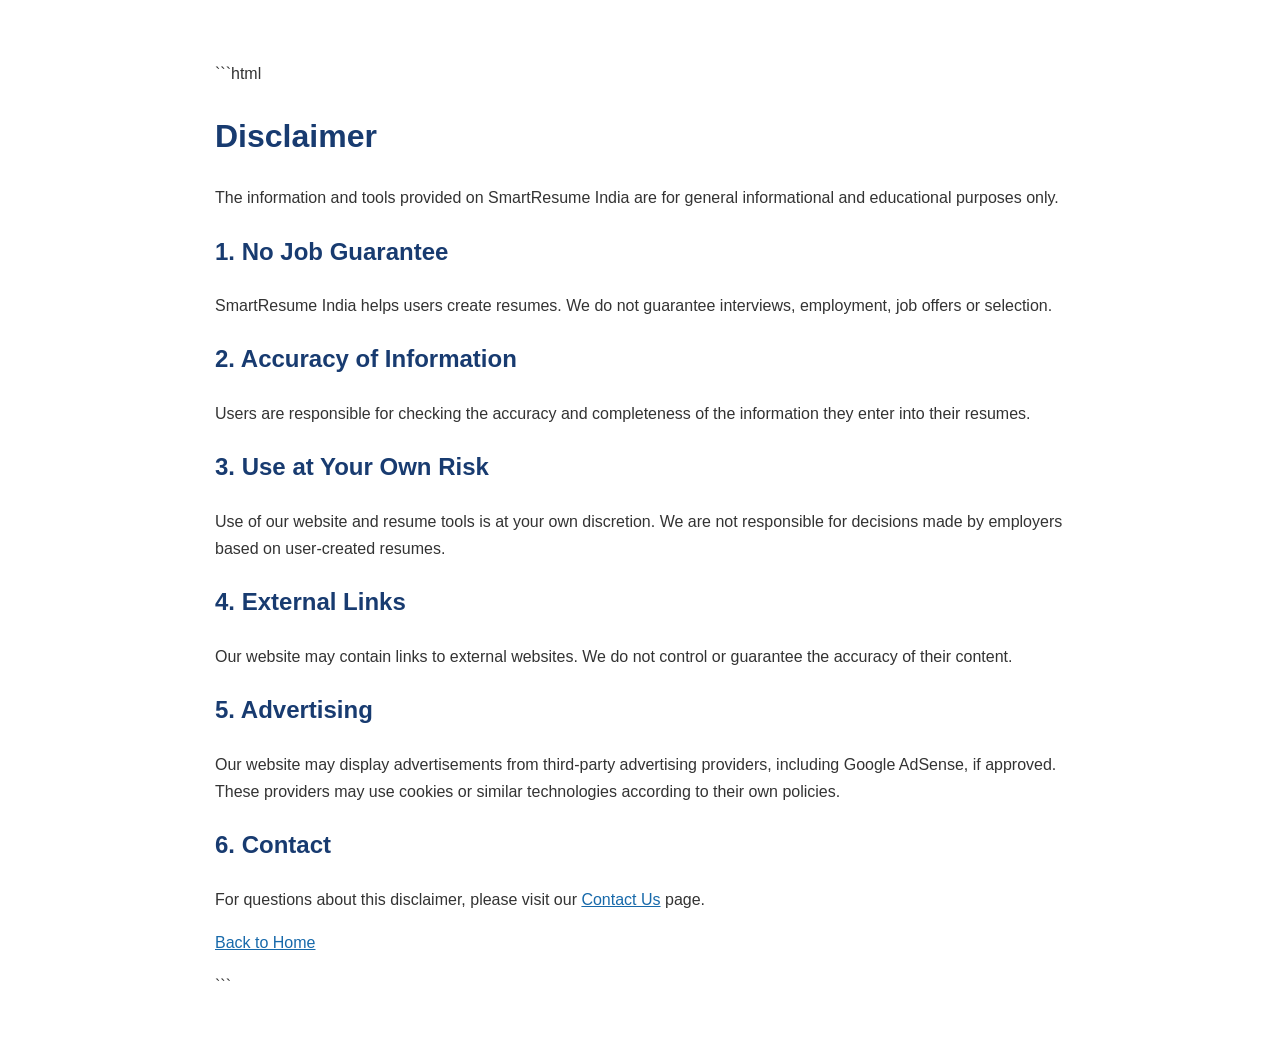
<file: disclaimer.html>
```html
<!DOCTYPE html>
<html lang="en">
<head>
  <meta charset="UTF-8">
  <meta name="viewport" content="width=device-width, initial-scale=1.0">
  <title>Disclaimer - SmartResume India</title>
  <meta name="description" content="Read the disclaimer for SmartResume India.">
  <style>
    body {
      font-family: Arial, sans-serif;
      line-height: 1.7;
      max-width: 850px;
      margin: 40px auto;
      padding: 20px;
      color: #333;
    }
    h1, h2 { color: #183b70; }
    a { color: #1769aa; }
  </style>
</head>
<body>
  <h1>Disclaimer</h1>

  <p>The information and tools provided on SmartResume India are for general informational and educational purposes only.</p>

  <h2>1. No Job Guarantee</h2>
  <p>SmartResume India helps users create resumes. We do not guarantee interviews, employment, job offers or selection.</p>

  <h2>2. Accuracy of Information</h2>
  <p>Users are responsible for checking the accuracy and completeness of the information they enter into their resumes.</p>

  <h2>3. Use at Your Own Risk</h2>
  <p>Use of our website and resume tools is at your own discretion. We are not responsible for decisions made by employers based on user-created resumes.</p>

  <h2>4. External Links</h2>
  <p>Our website may contain links to external websites. We do not control or guarantee the accuracy of their content.</p>

  <h2>5. Advertising</h2>
  <p>Our website may display advertisements from third-party advertising providers, including Google AdSense, if approved. These providers may use cookies or similar technologies according to their own policies.</p>

  <h2>6. Contact</h2>
  <p>For questions about this disclaimer, please visit our <a href="contact.html">Contact Us</a> page.</p>

  <p><a href="index.html">Back to Home</a></p>
</body>
</html>
```
</file>
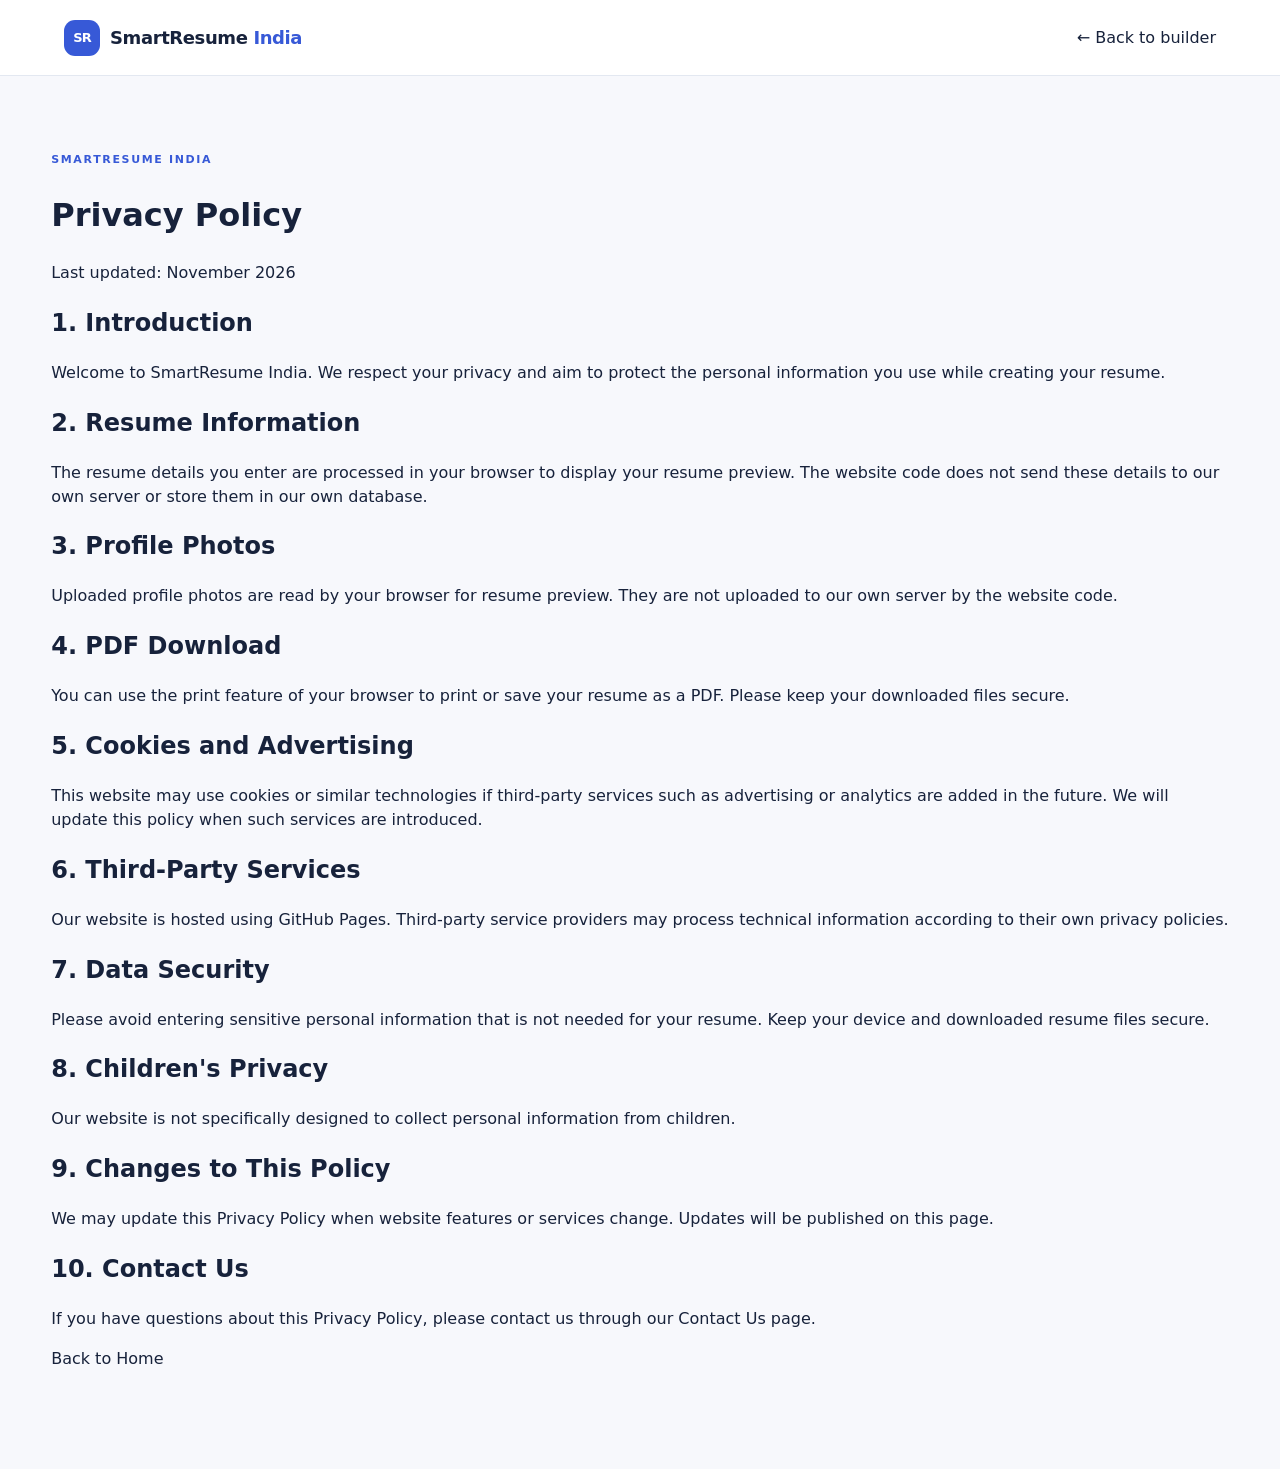
<file: privacy.html>
<!DOCTYPE html>
<html lang="en">
<head>
  <meta charset="UTF-8">
  <meta name="viewport" content="width=device-width, initial-scale=1.0">
  <title>Privacy Policy - SmartResume India</title>
  <meta name="description" content="Learn how SmartResume India handles your personal information, resume details, profile photos and privacy.">
  <link rel="stylesheet" href="style.css">
</head>

<body>

<header class="site-header">
  <a class="brand" href="index.html">
    <span class="brand-mark">SR</span>
    <span>SmartResume <em>India</em></span>
  </a>
  <a href="index.html">← Back to builder</a>
</header>

<main class="builder-section">
  <span class="eyebrow">SMARTRESUME INDIA</span>

  <h1>Privacy Policy</h1>
  <p>Last updated: November 2026</p>

  <h2>1. Introduction</h2>
  <p>
    Welcome to SmartResume India. We respect your privacy and aim to protect
    the personal information you use while creating your resume.
  </p>

  <h2>2. Resume Information</h2>
  <p>
    The resume details you enter are processed in your browser to display
    your resume preview. The website code does not send these details to
    our own server or store them in our own database.
  </p>

  <h2>3. Profile Photos</h2>
  <p>
    Uploaded profile photos are read by your browser for resume preview.
    They are not uploaded to our own server by the website code.
  </p>

  <h2>4. PDF Download</h2>
  <p>
    You can use the print feature of your browser to print or save your
    resume as a PDF. Please keep your downloaded files secure.
  </p>

  <h2>5. Cookies and Advertising</h2>
  <p>
    This website may use cookies or similar technologies if third-party
    services such as advertising or analytics are added in the future.
    We will update this policy when such services are introduced.
  </p>

  <h2>6. Third-Party Services</h2>
  <p>
    Our website is hosted using GitHub Pages. Third-party service providers
    may process technical information according to their own privacy policies.
  </p>

  <h2>7. Data Security</h2>
  <p>
    Please avoid entering sensitive personal information that is not needed
    for your resume. Keep your device and downloaded resume files secure.
  </p>

  <h2>8. Children's Privacy</h2>
  <p>
    Our website is not specifically designed to collect personal information
    from children.
  </p>

  <h2>9. Changes to This Policy</h2>
  <p>
    We may update this Privacy Policy when website features or services change.
    Updates will be published on this page.
  </p>

  <h2>10. Contact Us</h2>
  <p>
    If you have questions about this Privacy Policy, please contact us
    through our <a href="contact.html">Contact Us</a> page.
  </p>

  <p><a href="index.html">Back to Home</a></p>
</main>

</body>
</html>
</file>
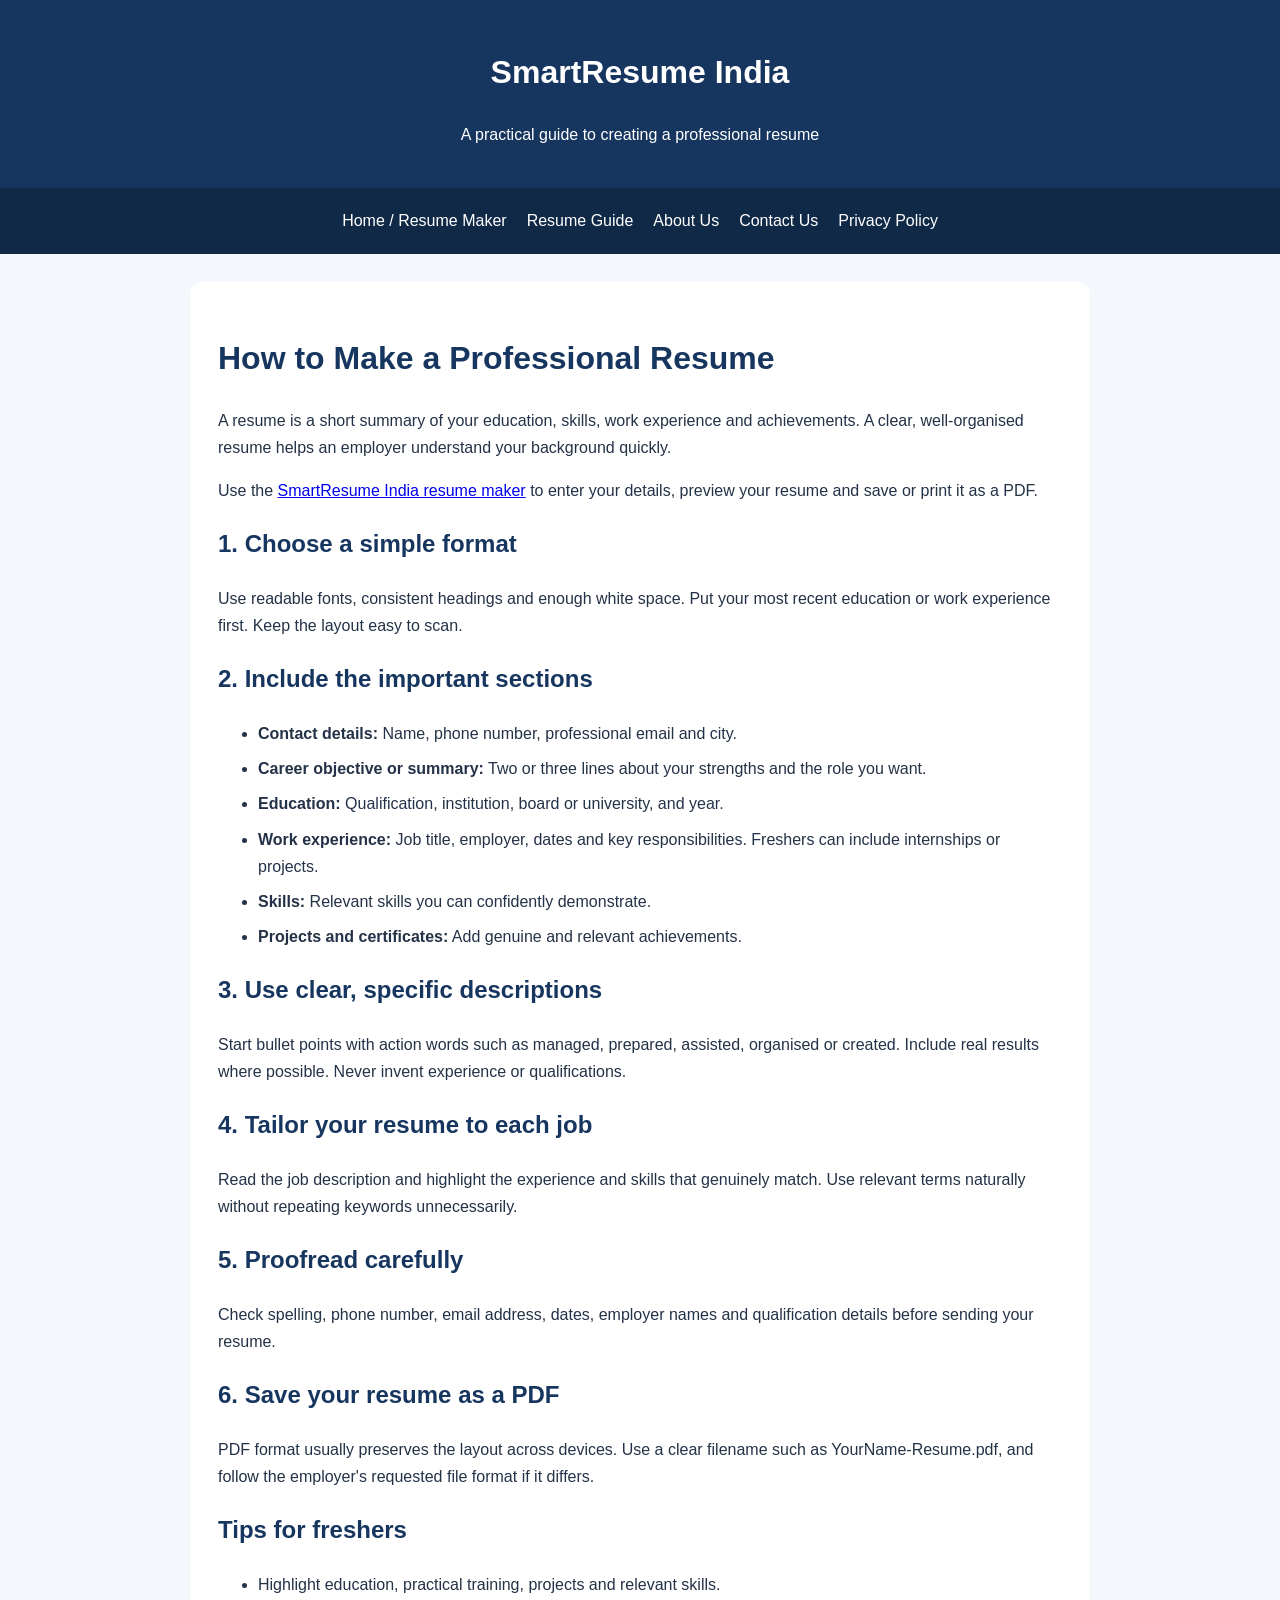
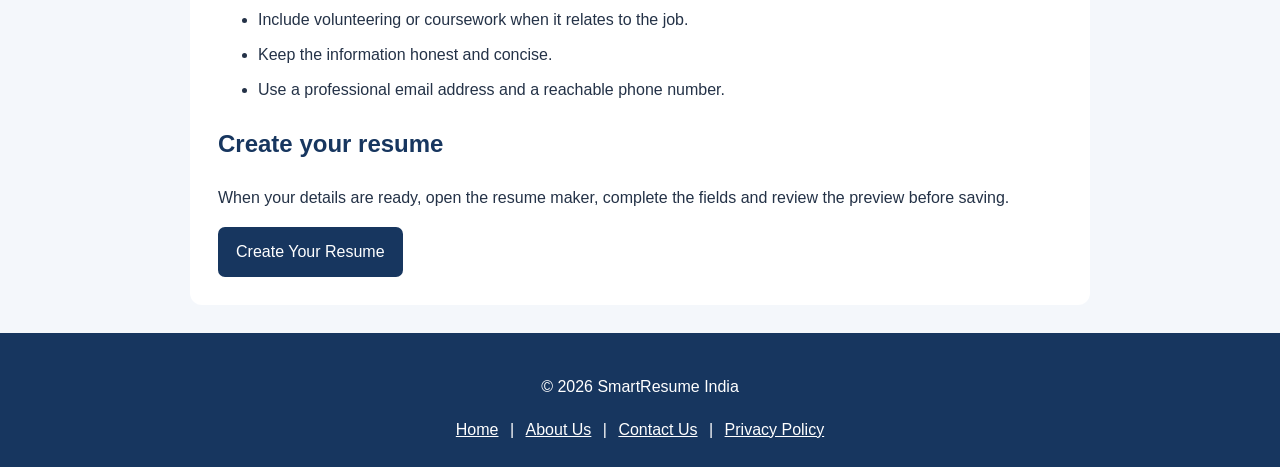
<file: resume-guide.html>
<!DOCTYPE html>
<html lang="en">
<head>
<meta charset="UTF-8"><meta name="viewport" content="width=device-width, initial-scale=1.0">
<meta name="description" content="Learn how to create a clear, professional resume with SmartResume India.">
<title>Professional Resume Guide | SmartResume India</title>
<style>
*{box-sizing:border-box}body{margin:0;font:16px/1.7 Arial,sans-serif;color:#243247;background:#f4f7fb}
header,footer{background:#17365f;color:#fff;text-align:center;padding:24px 15px}
nav{background:#102947;text-align:center;padding:12px}nav a{color:#fff;margin:7px 10px;text-decoration:none;display:inline-block}
main{max-width:900px;margin:28px auto;padding:28px;background:#fff;border-radius:12px}
h1,h2{color:#17365f}header h1{color:white}li{margin:8px 0}.btn{display:inline-block;background:#17365f;color:white;padding:11px 18px;border-radius:7px;text-decoration:none}
footer a{color:white;margin:7px}
</style></head>
<body>
<header><h1>SmartResume India</h1><p>A practical guide to creating a professional resume</p></header>
<nav><a href="./">Home / Resume Maker</a><a href="resume-guide.html">Resume Guide</a><a href="about.html">About Us</a><a href="contact.html">Contact Us</a><a href="privacy.html">Privacy Policy</a></nav>
<main>
<h1>How to Make a Professional Resume</h1>
<p>A resume is a short summary of your education, skills, work experience and achievements. A clear, well-organised resume helps an employer understand your background quickly.</p>
<p>Use the <a href="./">SmartResume India resume maker</a> to enter your details, preview your resume and save or print it as a PDF.</p>
<h2>1. Choose a simple format</h2><p>Use readable fonts, consistent headings and enough white space. Put your most recent education or work experience first. Keep the layout easy to scan.</p>
<h2>2. Include the important sections</h2>
<ul><li><b>Contact details:</b> Name, phone number, professional email and city.</li><li><b>Career objective or summary:</b> Two or three lines about your strengths and the role you want.</li><li><b>Education:</b> Qualification, institution, board or university, and year.</li><li><b>Work experience:</b> Job title, employer, dates and key responsibilities. Freshers can include internships or projects.</li><li><b>Skills:</b> Relevant skills you can confidently demonstrate.</li><li><b>Projects and certificates:</b> Add genuine and relevant achievements.</li></ul>
<h2>3. Use clear, specific descriptions</h2><p>Start bullet points with action words such as managed, prepared, assisted, organised or created. Include real results where possible. Never invent experience or qualifications.</p>
<h2>4. Tailor your resume to each job</h2><p>Read the job description and highlight the experience and skills that genuinely match. Use relevant terms naturally without repeating keywords unnecessarily.</p>
<h2>5. Proofread carefully</h2><p>Check spelling, phone number, email address, dates, employer names and qualification details before sending your resume.</p>
<h2>6. Save your resume as a PDF</h2><p>PDF format usually preserves the layout across devices. Use a clear filename such as YourName-Resume.pdf, and follow the employer's requested file format if it differs.</p>
<h2>Tips for freshers</h2><ul><li>Highlight education, practical training, projects and relevant skills.</li><li>Include volunteering or coursework when it relates to the job.</li><li>Keep the information honest and concise.</li><li>Use a professional email address and a reachable phone number.</li></ul>
<h2>Create your resume</h2><p>When your details are ready, open the resume maker, complete the fields and review the preview before saving.</p>
<a class="btn" href="./">Create Your Resume</a>
</main>
<footer><p>© 2026 SmartResume India</p><a href="./">Home</a> | <a href="about.html">About Us</a> | <a href="contact.html">Contact Us</a> | <a href="privacy.html">Privacy Policy</a></footer>
</body></html>
</file>
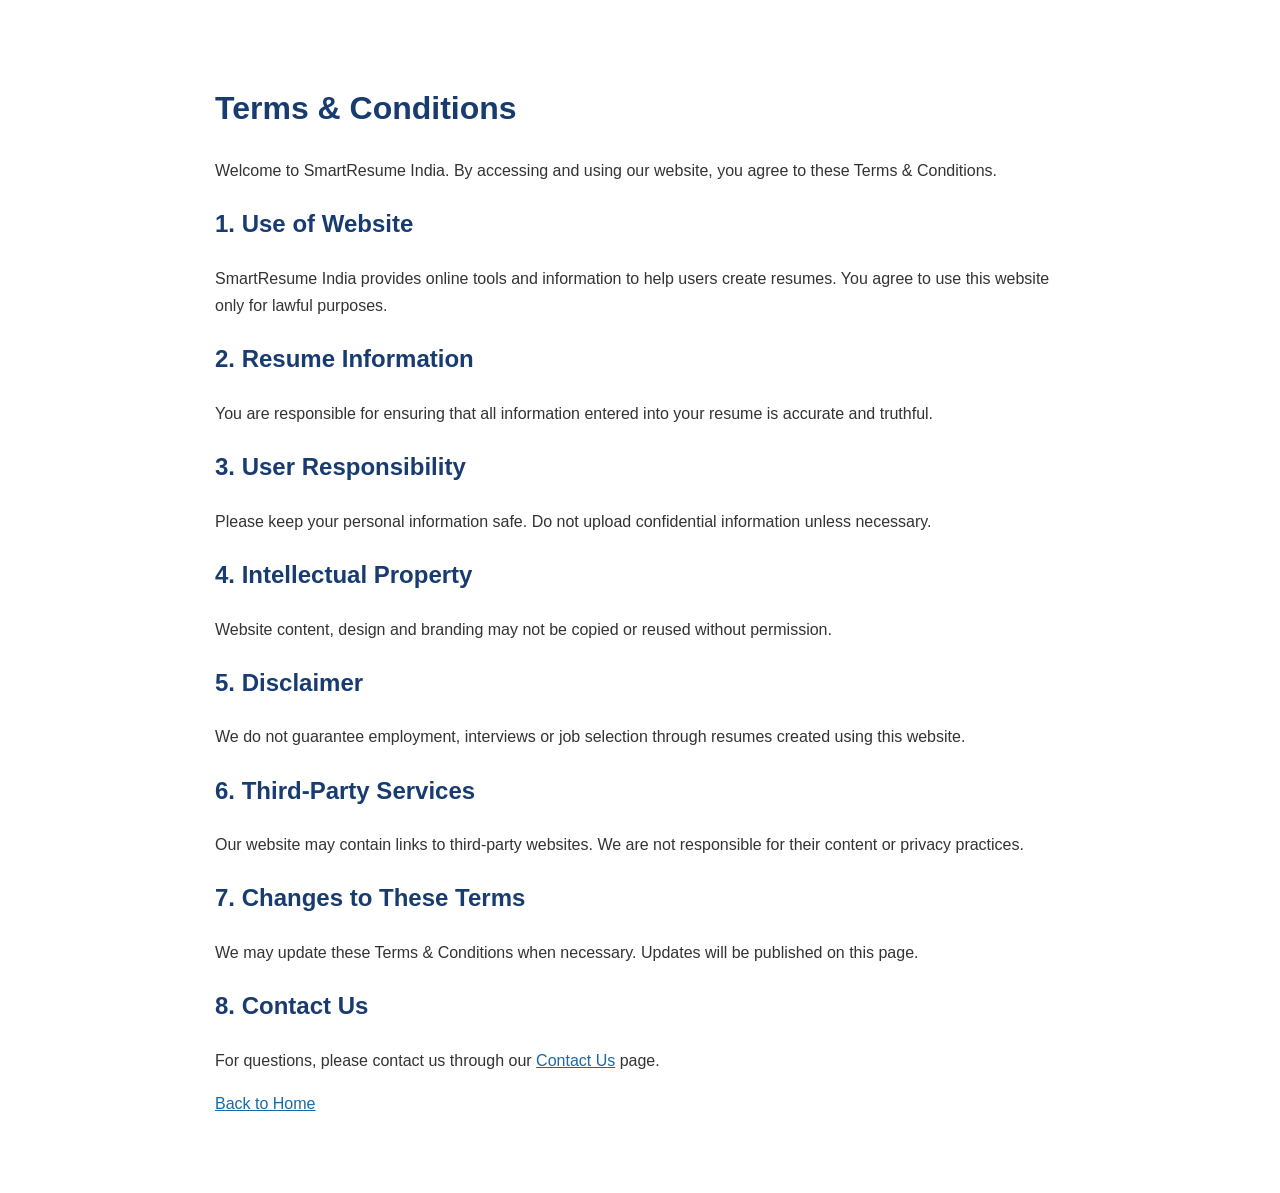
<file: terms.html>
<!DOCTYPE html>
<html lang="en">
<head>
  <meta charset="UTF-8">
  <meta name="viewport" content="width=device-width, initial-scale=1.0">
  <title>Terms & Conditions - SmartResume India</title>
  <meta name="description" content="Read the terms and conditions for using SmartResume India.">
  <style>
    body {
      font-family: Arial, sans-serif;
      line-height: 1.7;
      max-width: 850px;
      margin: 40px auto;
      padding: 20px;
      color: #333;
    }
    h1, h2 { color: #183b70; }
    a { color: #1769aa; }
  </style>
</head>
<body>
  <h1>Terms & Conditions</h1>
  <p>Welcome to SmartResume India. By accessing and using our website, you agree to these Terms & Conditions.</p>

  <h2>1. Use of Website</h2>
  <p>SmartResume India provides online tools and information to help users create resumes. You agree to use this website only for lawful purposes.</p>

  <h2>2. Resume Information</h2>
  <p>You are responsible for ensuring that all information entered into your resume is accurate and truthful.</p>

  <h2>3. User Responsibility</h2>
  <p>Please keep your personal information safe. Do not upload confidential information unless necessary.</p>

  <h2>4. Intellectual Property</h2>
  <p>Website content, design and branding may not be copied or reused without permission.</p>

  <h2>5. Disclaimer</h2>
  <p>We do not guarantee employment, interviews or job selection through resumes created using this website.</p>

  <h2>6. Third-Party Services</h2>
  <p>Our website may contain links to third-party websites. We are not responsible for their content or privacy practices.</p>

  <h2>7. Changes to These Terms</h2>
  <p>We may update these Terms & Conditions when necessary. Updates will be published on this page.</p>

  <h2>8. Contact Us</h2>
  <p>For questions, please contact us through our <a href="contact.html">Contact Us</a> page.</p>

  <p><a href="index.html">Back to Home</a></p>
</body>
</html>
</file>
<file: style.css>
:root{--ink:#17223b;--muted:#68748a;--brand:#3759d7;--brand-dark:#2645b8;--pale:#eef2ff;--line:#e3e8f1;--bg:#f7f8fc;--white:#fff;--mint:#d9f7eb;--shadow:0 12px 34px rgba(28,42,82,.08)}
*{box-sizing:border-box}html{scroll-behavior:smooth}body{margin:0;font-family:Inter,ui-sans-serif,system-ui,-apple-system,BlinkMacSystemFont,"Segoe UI",sans-serif;color:var(--ink);background:var(--bg);line-height:1.5}a{color:inherit;text-decoration:none}button,input,textarea{font:inherit}.site-header{height:76px;padding:0 max(5vw,24px);display:flex;align-items:center;justify-content:space-between;background:#fff;border-bottom:1px solid var(--line)}.brand{display:inline-flex;align-items:center;gap:10px;font-weight:800;letter-spacing:-.4px;font-size:18px}.brand em{font-style:normal;color:var(--brand)}.brand-mark{width:36px;height:36px;display:grid;place-items:center;border-radius:11px;background:var(--brand);color:white;font-size:13px;letter-spacing:-1px}.site-header nav{display:flex;align-items:center;gap:27px;font-size:14px;font-weight:650}.site-header nav a:hover,.footer-links a:hover{color:var(--brand)}.btn{border:0;border-radius:10px;padding:12px 17px;font-weight:750;display:inline-flex;align-items:center;justify-content:center;gap:8px;cursor:pointer;transition:.18s ease}.btn-primary{color:#fff;background:var(--brand);box-shadow:0 6px 16px rgba(55,89,215,.2)}.btn-primary:hover{background:var(--brand-dark);transform:translateY(-1px)}.btn-outline{background:#fff;border:1px solid var(--line);color:var(--ink)}.btn-small{padding:8px 12px;font-size:13px}.hero{padding:74px max(7vw,24px) 82px;display:grid;grid-template-columns:1.1fr .9fr;gap:40px;align-items:center;background:linear-gradient(120deg,#f4f6ff 0%,#f9fbff 54%,#eaf0ff 100%);overflow:hidden}.hero-copy{max-width:620px}.eyebrow{display:inline-block;color:var(--brand);font-size:11px;letter-spacing:1.65px;font-weight:850}.hero h1{font-size:clamp(38px,5vw,62px);line-height:1.07;letter-spacing:-2.8px;margin:16px 0 20px}.hero h1 span{color:var(--brand)}.hero-copy>p{font-size:17px;line-height:1.8;color:var(--muted);max-width:520px;margin:0 0 26px}.trust-row{display:flex;gap:20px;flex-wrap:wrap;margin-top:22px;font-size:12px;color:#59657a}.trust-row span:first-child{color:#238566}.hero-preview{min-height:300px;position:relative;display:flex;justify-content:center;align-items:center}.mini-resume{height:300px;width:224px;background:#fff;border-radius:8px;box-shadow:0 22px 65px rgba(40,57,112,.18);padding:28px 23px;display:flex;gap:13px;transform:rotate(3deg)}.mini-sidebar{width:36px;background:#dfe6ff;border-radius:3px}.mini-content{flex:1;padding-top:8px}.mini-line{height:6px;background:#d9deea;border-radius:4px;margin:12px 0}.mini-line.long{width:100%}.mini-line.medium{width:76%}.mini-line.short{width:48%}.mini-rule{height:2px;background:#8ea2ee;margin:20px 0 12px}.floating-card{position:absolute;top:36px;left:2%;background:#fff;padding:11px 14px;border-radius:11px;box-shadow:var(--shadow);font-size:12px;font-weight:750;color:#41527a;transform:rotate(-4deg)}.bottom-card{top:auto;bottom:25px;left:auto;right:0;transform:rotate(3deg)}.builder-section{padding:70px max(4vw,20px) 82px;max-width:1600px;margin:auto}.section-heading{display:flex;justify-content:space-between;align-items:end;gap:24px;margin:0 0 27px}.section-heading h2,.how-section h2{font-size:clamp(28px,3vw,38px);letter-spacing:-1.2px;margin:7px 0 0}.section-heading>p{color:var(--muted);max-width:380px;margin:0 0 4px;font-size:14px}.workspace{display:grid;grid-template-columns:minmax(320px,.8fr) minmax(0,1.2fr);gap:22px;align-items:start}.panel{background:#fff;border:1px solid var(--line);border-radius:16px;box-shadow:var(--shadow)}.editor{padding:22px}.editor-top,.preview-toolbar,.picker-heading{display:flex;align-items:center;justify-content:space-between;gap:14px}.editor-top h3,.preview-toolbar h3,.picker-heading h3{font-size:16px;margin:0;font-weight:800}.text-button{border:0;background:transparent;color:var(--brand);font-size:12px;font-weight:750;cursor:pointer}.field-grid{display:grid;grid-template-columns:1fr 1fr;gap:14px;margin-top:22px}.field-grid label,.stacked{display:flex;flex-direction:column;gap:6px;min-width:0}.field-grid label>span,.stacked>span{font-size:12px;font-weight:750;color:#46516a}.field-grid input,.field-grid textarea,.stacked input,.stacked textarea{width:100%;min-width:0;border:1px solid #dce2ec;border-radius:8px;background:#fbfcff;padding:10px 11px;color:var(--ink);font-size:13px;outline:none;resize:vertical;transition:border .15s,box-shadow .15s}.field-grid input:focus,.field-grid textarea:focus,.stacked input:focus,.stacked textarea:focus{border-color:#7b91f0;box-shadow:0 0 0 3px #edf0ff}.field-grid input::placeholder,.field-grid textarea::placeholder,.stacked textarea::placeholder{color:#a1a9b8}.full-field{grid-column:1/-1}.form-divider{height:1px;background:var(--line);margin:19px 0}.stacked small{color:#8a94a7;font-size:11px}.privacy-note{margin-top:22px;padding:12px;background:#f3f7ff;border-radius:9px;display:flex;gap:9px;align-items:flex-start}.privacy-note p{font-size:11px;line-height:1.55;color:#5b6881;margin:0}.preview-column{min-width:0}.preview-toolbar{padding:15px 17px;margin-bottom:14px}.preview-toolbar>div:first-child{display:flex;align-items:center;gap:12px;flex-wrap:wrap}.live-status{font-size:10px;color:#248665;display:inline-flex;align-items:center;gap:5px}.live-status i{width:6px;height:6px;background:#38ba8c;border-radius:50%}.toolbar-actions{display:flex;gap:8px}.toolbar-actions .btn{font-size:12px;padding:10px 12px}.template-picker{padding:16px;margin-bottom:15px}.picker-heading{align-items:baseline;margin-bottom:13px}.picker-heading>span{font-size:10px;color:#929bb0}.template-options{display:grid;grid-template-columns:repeat(3,1fr);gap:10px}.template-option{border:1px solid var(--line);border-radius:10px;padding:9px 8px 8px;background:#fff;cursor:pointer;display:flex;flex-direction:column;align-items:center;gap:4px;min-width:0}.template-option.active{border:2px solid var(--brand);background:#f7f8ff;padding:8px 7px 7px}.template-option strong{font-size:12px}.template-option small{font-size:9px;font-weight:850;color:#258666;letter-spacing:.5px}.template-option .premium-label{color:#b27816}.template-thumb{height:65px;width:48px;background:white;border:1px solid #dfe4ee;display:flex;flex-direction:column;align-items:flex-start;padding:7px 5px;gap:5px;box-shadow:0 2px 5px #162b5210}.template-thumb b{height:6px;width:70%;background:#3658d7}.template-thumb i{height:3px;width:100%;background:#e0e4ed}.template-thumb i:nth-of-type(2){width:75%}.template-thumb i:nth-of-type(3){height:14px;width:100%;background:linear-gradient(#dce3fb 0 3px,transparent 3px 7px,#e0e4ed 7px 10px,transparent 10px)}.thumb-modern{flex-direction:row;gap:4px;padding:6px 4px}.thumb-modern:before{content:"";display:block;width:10px;height:100%;background:#25385f}.thumb-modern b{width:22px;margin-top:4px}.thumb-elegant b{background:#bd9b5b}.paper-wrap{background:#e9edf5;padding:22px;overflow:auto;border-radius:13px;display:flex;justify-content:center}.resume-paper{background:white;width:100%;max-width:650px;min-height:790px;padding:48px 46px;box-shadow:0 5px 22px rgba(28,42,82,.1);font-family:Arial,Helvetica,sans-serif;color:#222b3a;overflow-wrap:anywhere}.resume-header{border-bottom:2px solid #3759d7;padding-bottom:17px;margin-bottom:22px}.resume-header h1{font-size:28px;line-height:1.2;letter-spacing:-.6px;margin:0 0 5px;font-weight:800}.resume-header h2{font-size:13px;color:#3759d7;font-weight:700;margin:0 0 10px}.contact-line{font-size:10px;color:#626c7d;margin:0;line-height:1.7}.resume-block{margin:0 0 20px;break-inside:avoid}.resume-block h3{font-size:10px;letter-spacing:1.5px;color:#3759d7;margin:0 0 8px;font-weight:800}.resume-block p,.resume-block .resume-entry{font-size:11px;line-height:1.65;color:#454d5c;margin:0;white-space:pre-line}.resume-entry{margin-bottom:7px!important}.preview-help{font-size:11px;color:#778196;text-align:center;margin:12px 0 0}.template-modern{display:grid;grid-template-columns:145px 1fr;padding:0;min-height:790px}.template-modern .resume-header{grid-column:1/-1;background:#25385f;color:#fff;border:0;margin:0;padding:42px 42px 28px}.template-modern .resume-header h2,.template-modern .resume-block h3{color:#6c83eb}.template-modern .contact-line{color:#dce3f7}.template-modern .resume-block{margin:0;padding:18px 20px;grid-column:2}.template-modern .resume-block:nth-of-type(1),.template-modern .resume-block:nth-of-type(3),.template-modern .resume-block:nth-of-type(5){grid-column:1;background:#f0f3fa;padding:18px 14px}.template-modern .resume-block p,.template-modern .resume-entry{font-size:10px}.template-elegant .resume-header{text-align:center;border-bottom:1px solid #c5a15f;padding-bottom:23px}.template-elegant .resume-header h1{font-family:Georgia,serif;font-weight:500;letter-spacing:0}.template-elegant .resume-header h2,.template-elegant .resume-block h3{color:#9a7739}.template-elegant .resume-block h3{border-bottom:1px solid #e6d9bd;padding-bottom:5px}.how-section{background:#fff;padding:70px max(7vw,24px) 80px;text-align:center;border-top:1px solid var(--line)}.how-section h2{margin-bottom:35px}.steps-grid{display:grid;grid-template-columns:repeat(3,1fr);gap:22px;max-width:1050px;margin:auto;text-align:left}.steps-grid article{padding:24px;border:1px solid var(--line);border-radius:14px;background:#fff}.steps-grid article>span{font-size:12px;color:var(--brand);font-weight:900;letter-spacing:1px}.steps-grid h3{font-size:17px;margin:14px 0 8px}.steps-grid p{font-size:13px;line-height:1.7;color:var(--muted);margin:0}.site-footer{padding:28px max(5vw,24px);display:flex;align-items:center;justify-content:space-between;gap:18px;flex-wrap:wrap;background:#f7f8fc}.site-footer .brand{font-size:15px}.site-footer .brand-mark{width:30px;height:30px}.footer-links{display:flex;gap:18px;font-size:12px;color:#69748a}.site-footer>p{width:100%;text-align:center;font-size:11px;color:#929bad;margin:3px 0 0}
[dir="rtl"] body{direction:rtl}[dir="rtl"] .site-header nav{direction:rtl}[dir="rtl"] .field-grid input,[dir="rtl"] .field-grid textarea,[dir="rtl"] .stacked textarea{text-align:right}
@media(max-width:1050px){.workspace{grid-template-columns:minmax(290px,.85fr) minmax(0,1.15fr)}.resume-paper{padding:35px 30px}.template-modern{padding:0}.template-modern .resume-header{padding:35px 28px 25px}.template-modern .resume-block{padding:15px}.template-modern .resume-block:nth-of-type(1),.template-modern .resume-block:nth-of-type(3),.template-modern .resume-block:nth-of-type(5){padding:15px 10px}}
@media(max-width:780px){.site-header{height:auto;min-height:68px;padding:15px 20px;gap:12px}.site-header nav{gap:12px}.site-header nav>a{display:none}.hero{grid-template-columns:1fr;padding-top:55px;padding-bottom:55px}.hero-preview{min-height:260px}.mini-resume{height:245px}.workspace{grid-template-columns:1fr}.section-heading{align-items:flex-start;flex-direction:column}.section-heading>p{max-width:600px}.editor{padding:18px}.preview-toolbar{align-items:flex-start;flex-direction:column}.paper-wrap{padding:12px}.resume-paper{min-height:700px;padding:30px 25px}.template-modern{padding:0}.template-modern .resume-header{padding:30px 25px 20px}.template-modern .resume-block{padding:13px 12px}.template-modern .resume-block:nth-of-type(1),.template-modern .resume-block:nth-of-type(3),.template-modern .resume-block:nth-of-type(5){padding:13px 8px}.steps-grid{grid-template-columns:1fr}.site-footer{justify-content:center;text-align:center}.footer-links{justify-content:center}}
@media(max-width:430px){.brand{font-size:15px}.brand-mark{width:31px;height:31px}.hero h1{letter-spacing:-1.7px}.field-grid{grid-template-columns:1fr}.full-field{grid-column:auto}.template-options{gap:6px}.picker-heading{align-items:flex-start;flex-direction:column;gap:4px}.resume-paper{padding:24px 18px}.template-modern{padding:0}.template-modern .resume-header{padding:25px 18px 18px}.template-modern .resume-block{padding:12px 9px}.template-modern .resume-block:nth-of-type(1),.template-modern .resume-block:nth-of-type(3),.template-modern .resume-block:nth-of-type(5){padding:12px 7px}.resume-header h1{font-size:24px}}
@media print{@page{size:A4;margin:0}body{background:#fff!important}.site-header,main>section:not(.builder-section),.section-heading,.editor,.preview-toolbar,.template-picker,.preview-help,.site-footer{display:none!important}.builder-section{padding:0!important;margin:0!important;max-width:none!important}.workspace{display:block!important}.preview-column{display:block!important}.paper-wrap{padding:0!important;margin:0!important;background:#fff!important;border-radius:0!important;overflow:visible!important}.resume-paper{width:210mm!important;max-width:none!important;min-height:297mm!important;margin:0!important;padding:17mm 17mm!important;box-shadow:none!important;print-color-adjust:exact;-webkit-print-color-adjust:exact;break-after:avoid-page}.template-modern{padding:0!important}.template-modern .resume-header{padding:15mm 15mm 9mm!important}.template-modern .resume-block{padding:6mm!important}.template-modern .resume-block:nth-of-type(1),.template-modern .resume-block:nth-of-type(3),.template-modern .resume-block:nth-of-type(5){padding:6mm 4mm!important}.resume-block{break-inside:avoid}}

/* ===== 7 RESUME TEMPLATE DESIGNS ===== */

.template-options {
  display: grid;
  grid-template-columns: repeat(auto-fit, minmax(105px, 1fr));
  gap: 14px;
}

.template-option {
  display: flex;
  flex-direction: column;
  align-items: center;
  gap: 7px;
  padding: 12px 8px;
  border: 2px solid #e1e7ef;
  border-radius: 12px;
  background: #fff;
  cursor: pointer;
  transition: .2s ease;
}

.template-option:hover {
  border-color: #3977bd;
  transform: translateY(-3px);
}

.template-option.active {
  border-color: #17365f;
  background: #f0f5fc;
}

.template-option strong {
  font-size: 13px;
}

.template-option small {
  color: #23834c;
  font-size: 10px;
  font-weight: 700;
}

/* Template thumbnails */

.template-thumb {
  width: 62px;
  height: 78px;
  display: block;
  position: relative;
  overflow: hidden;
  background: #fff;
  border: 1px solid #d5dce5;
  box-shadow: 0 2px 5px #00000012;
}

.template-thumb b,
.template-thumb i {
  display: block;
  height: 4px;
  margin: 7px 6px;
  background: #9aa9ba;
}

.template-thumb b {
  width: 65%;
  height: 7px;
  background: #17365f;
}

.template-thumb i:nth-of-type(2) {
  width: 70%;
}

.template-thumb i:nth-of-type(3) {
  width: 45%;
}

/* Different thumbnail styles */

.thumb-modern {
  border-left: 12px solid #17365f;
}

.thumb-elegant b {
  background: #9b7653;
}

.thumb-photo::before {
  content: "";
  position: absolute;
  top: 7px;
  right: 6px;
  width: 17px;
  height: 19px;
  border-radius: 50%;
  background: #d8e2ed;
}

.thumb-corporate {
  border-top: 9px solid #263b50;
}

.thumb-creative {
  border-left: 12px solid #a65c91;
}

.thumb-creative b {
  background: #a65c91;
}

.thumb-minimal b {
  background: #555;
}

/* Photo upload */

.photo-upload-row {
  display: flex;
  flex-wrap: wrap;
  gap: 10px;
  align-items: center;
}

.photo-upload-row input {
  max-width: 100%;
}

.photo-upload-row button {
  padding: 8px 12px;
  border: 1px solid #d7dce5;
  border-radius: 7px;
  background: #f5f7fa;
  cursor: pointer;
}

.photo-help {
  display: block;
  margin-top: 6px;
  color: #68778a;
  font-size: 12px;
}

.photo-frame {
  width: 105px;
  height: 105px;
  margin: 0 auto 14px;
  overflow: hidden;
  border-radius: 50%;
  border: 3px solid #dce5ef;
}

.photo-frame img {
  width: 100%;
  height: 100%;
  object-fit: cover;
}

/* Resume template variations */

.resume-paper.template-classic {
  font-family: Georgia, serif;
}

.resume-paper.template-modern {
  font-family: Arial, sans-serif;
}

.resume-paper.template-modern .resume-header {
  border-left: 7px solid #17365f;
  padding-left: 18px;
  text-align: left;
}

.resume-paper.template-elegant {
  font-family: Georgia, serif;
}

.resume-paper.template-elegant .resume-header {
  text-align: center;
  border-bottom: 2px solid #a8875b;
  padding-bottom: 18px;
}

.resume-paper.template-elegant .resume-block h3 {
  color: #947047;
  letter-spacing: 2px;
}

.resume-paper.template-photo .resume-header {
  text-align: center;
  background: #f0f5fa;
  padding: 20px;
}

.resume-paper.template-photo .photo-frame {
  display: block;
}

.resume-paper.template-corporate {
  font-family: Arial, sans-serif;
}

.resume-paper.template-corporate .resume-header {
  background: #263b50;
  color: #fff;
  padding: 24px;
}

.resume-paper.template-corporate .resume-header h1,
.resume-paper.template-corporate .resume-header h2,
.resume-paper.template-corporate .resume-header .contact-line {
  color: #fff;
}

.resume-paper.template-corporate .resume-block h3 {
  color: #263b50;
  border-bottom: 2px solid #263b50;
}

.resume-paper.template-creative {
  font-family: Arial, sans-serif;
  border-top: 9px solid #a65c91;
}

.resume-paper.template-creative .resume-header h1 {
  color: #a65c91;
}

.resume-paper.template-creative .resume-block h3 {
  color: #a65c91;
}

.resume-paper.template-minimal {
  font-family: Arial, sans-serif;
}

.resume-paper.template-minimal .resume-header {
  text-align: left;
  border-bottom: 1px solid #333;
}

.resume-paper.template-minimal .resume-block h3 {
  color: #333;
  border-bottom: 1px solid #ddd;
  letter-spacing: 1px;
}

@media print {
  .photo-frame[hidden] {
    display: none !important;
  }
}
</file>
